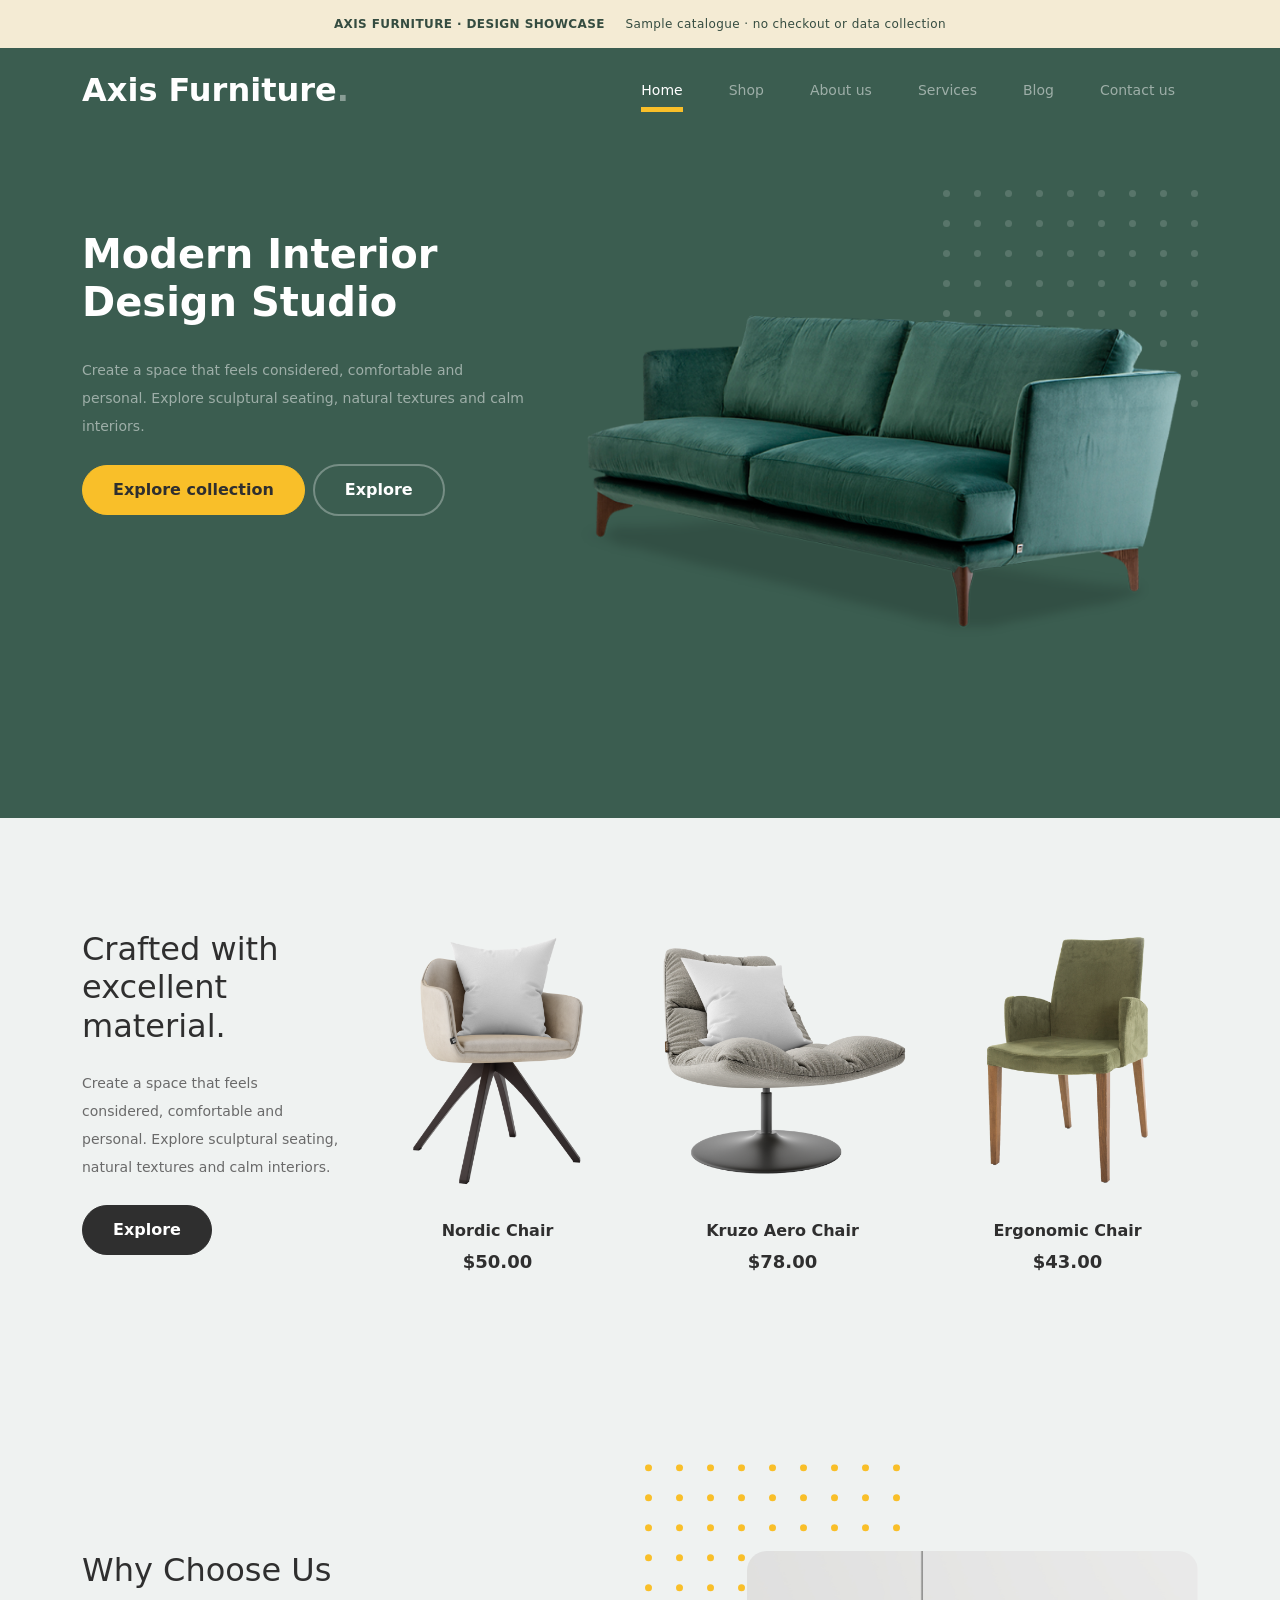
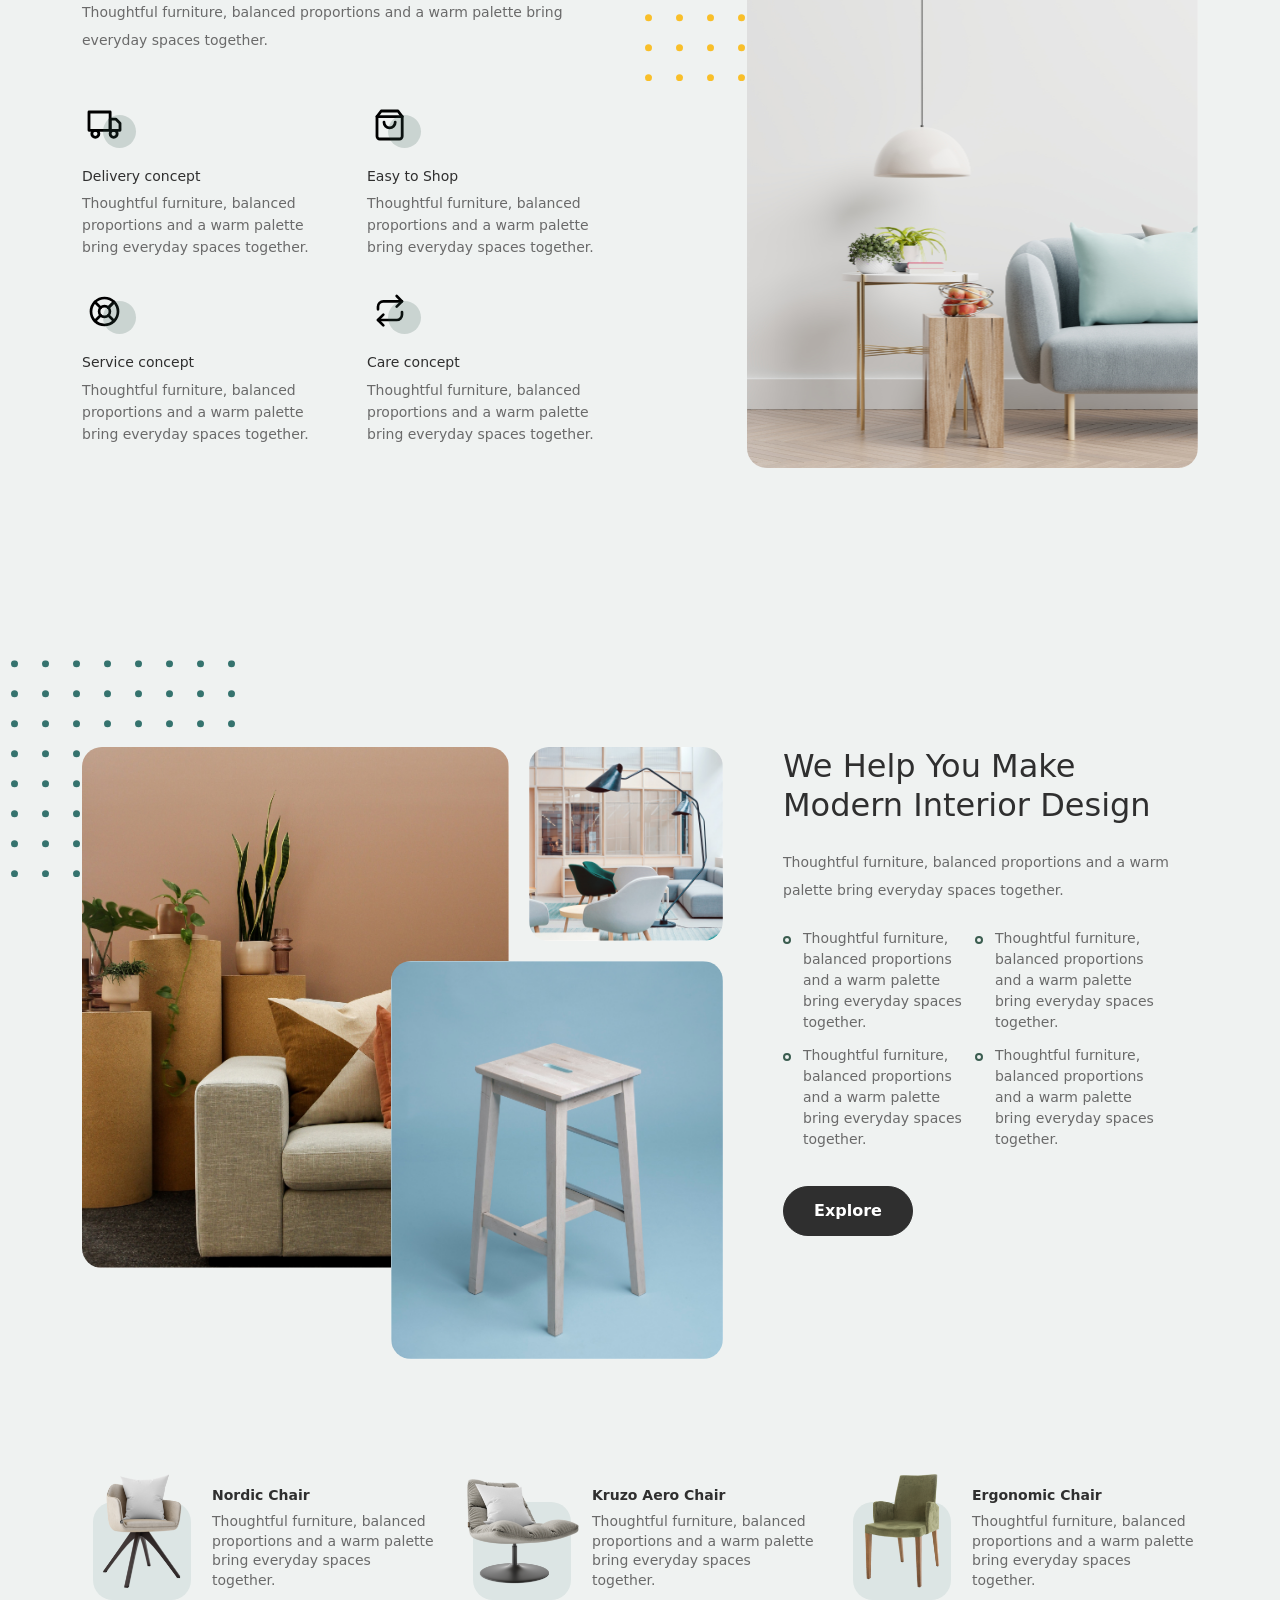
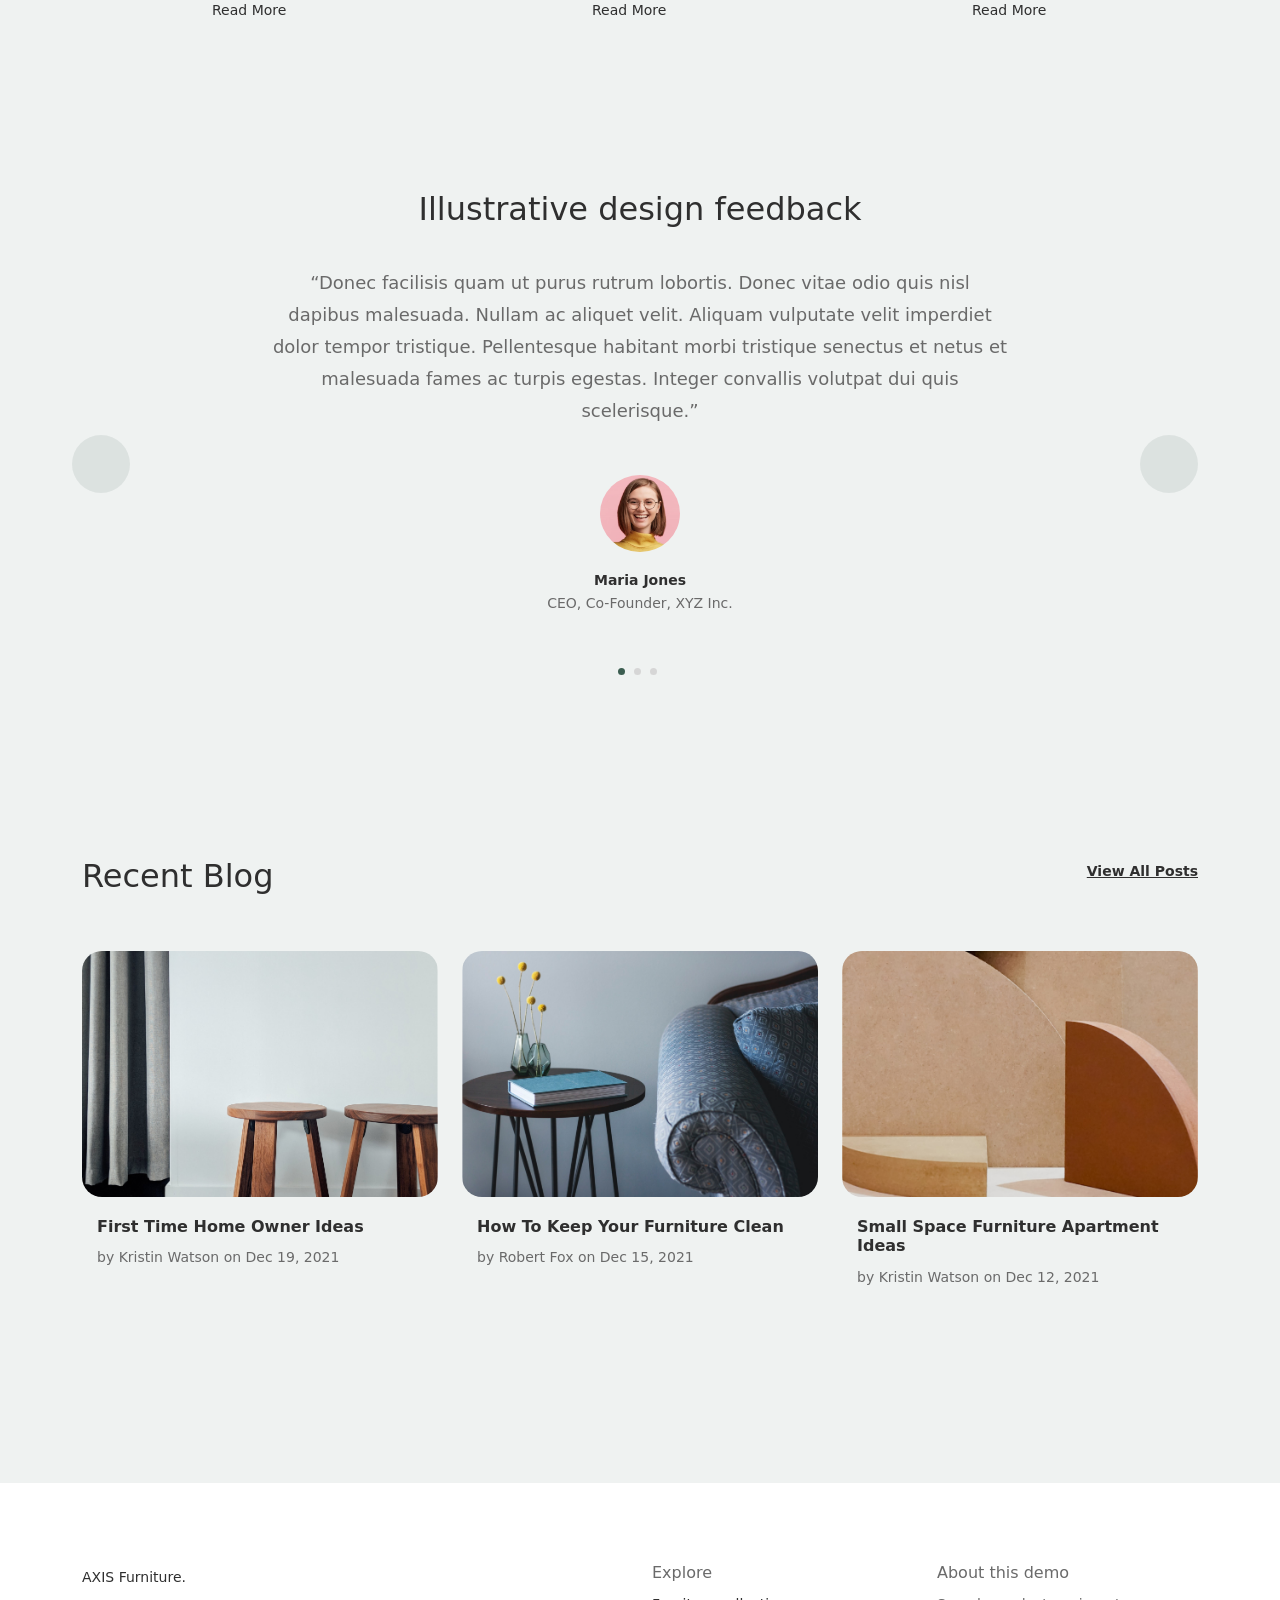
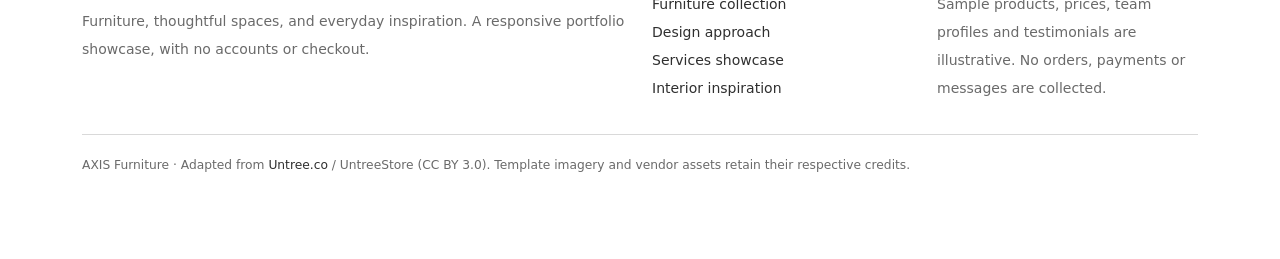
<file: index.html>
<!doctype html>
<html lang="en">
<head>
  <meta charset="utf-8">
  <meta name="viewport" content="width=device-width, initial-scale=1, shrink-to-fit=no">
  <meta name="author" content="Untree.co">
  <link rel="shortcut icon" href="favicon.png">

  <meta name="description" content="Axis Furniture — explore furniture for your home, including sofas, chairs, and interior inspiration." />
  <meta name="keywords" content="bootstrap, bootstrap4" />

		<!-- Bootstrap CSS -->
		<link href="css/bootstrap.min.css" rel="stylesheet">
		<link href="css/tiny-slider.css" rel="stylesheet">
		<link href="css/style.css" rel="stylesheet">
		<title>AXIS Furniture | Furniture & Interior Showcase</title>
	<link href="css/axis.css" rel="stylesheet"></head>

	<body><div class="axis-demo-banner">AXIS FURNITURE · DESIGN SHOWCASE <span>Sample catalogue · no checkout or data collection</span></div>

		<!-- Start Header/Navigation -->
		<nav class="custom-navbar navbar navbar navbar-expand-md navbar-dark bg-dark" aria-label="Axis Furniture navigation bar">

			<div class="container">
				<a class="navbar-brand" href="index.html">Axis Furniture<span>.</span></a>

				<button class="navbar-toggler" type="button" data-bs-toggle="collapse" data-bs-target="#navbarsAxisFurniture" aria-controls="navbarsAxisFurniture" aria-expanded="false" aria-label="Toggle navigation">
					<span class="navbar-toggler-icon"></span>
				</button>

				<div class="collapse navbar-collapse" id="navbarsAxisFurniture">
					<ul class="custom-navbar-nav navbar-nav ms-auto mb-2 mb-md-0">
						<li class="nav-item active">
							<a class="nav-link" href="index.html">Home</a>
						</li>
						<li><a class="nav-link" href="shop.html">Shop</a></li>
						<li><a class="nav-link" href="about.html">About us</a></li>
						<li><a class="nav-link" href="services.html">Services</a></li>
						<li><a class="nav-link" href="blog.html">Blog</a></li>
						<li><a class="nav-link" href="contact.html">Contact us</a></li>
					</ul>

					
				</div>
			</div>
				
		</nav>
		<!-- End Header/Navigation -->

		<!-- Start Hero Section -->
			<div class="hero">
				<div class="container">
					<div class="row justify-content-between">
						<div class="col-lg-5">
							<div class="intro-excerpt">
								<h1>Modern Interior <span class="d-block">Design Studio</span></h1>
								<p class="mb-4">Create a space that feels considered, comfortable and personal. Explore sculptural seating, natural textures and calm interiors.</p>
								<p><a href="shop.html" class="btn btn-secondary me-2">Explore collection</a><a href="about.html" class="btn btn-white-outline">Explore</a></p>
							</div>
						</div>
						<div class="col-lg-7">
							<div class="hero-img-wrap">
								<img alt="AXIS Furniture design sample" src="images/couch.png" class="img-fluid">
							</div>
						</div>
					</div>
				</div>
			</div>
		<!-- End Hero Section -->

		<!-- Start Product Section -->
		<div class="product-section">
			<div class="container">
				<div class="row">

					<!-- Start Column 1 -->
					<div class="col-md-12 col-lg-3 mb-5 mb-lg-0">
						<h2 class="mb-4 section-title">Crafted with excellent material.</h2>
						<p class="mb-4">Create a space that feels considered, comfortable and personal. Explore sculptural seating, natural textures and calm interiors.</p>
						<p><a href="shop.html" class="btn">Explore</a></p>
					</div> 
					<!-- End Column 1 -->

					<!-- Start Column 2 -->
					<div class="col-12 col-md-4 col-lg-3 mb-5 mb-md-0">
						<a class="product-item" href="cart.html">
							<img alt="AXIS Furniture design sample" src="images/product-1.png" class="img-fluid product-thumbnail">
							<h3 class="product-title">Nordic Chair</h3>
							<strong class="product-price">$50.00</strong>

							<span class="icon-cross">
								<img alt="AXIS Furniture design sample" src="images/cross.svg" class="img-fluid">
							</span>
						</a>
					</div> 
					<!-- End Column 2 -->

					<!-- Start Column 3 -->
					<div class="col-12 col-md-4 col-lg-3 mb-5 mb-md-0">
						<a class="product-item" href="cart.html">
							<img alt="AXIS Furniture design sample" src="images/product-2.png" class="img-fluid product-thumbnail">
							<h3 class="product-title">Kruzo Aero Chair</h3>
							<strong class="product-price">$78.00</strong>

							<span class="icon-cross">
								<img alt="AXIS Furniture design sample" src="images/cross.svg" class="img-fluid">
							</span>
						</a>
					</div>
					<!-- End Column 3 -->

					<!-- Start Column 4 -->
					<div class="col-12 col-md-4 col-lg-3 mb-5 mb-md-0">
						<a class="product-item" href="cart.html">
							<img alt="AXIS Furniture design sample" src="images/product-3.png" class="img-fluid product-thumbnail">
							<h3 class="product-title">Ergonomic Chair</h3>
							<strong class="product-price">$43.00</strong>

							<span class="icon-cross">
								<img alt="AXIS Furniture design sample" src="images/cross.svg" class="img-fluid">
							</span>
						</a>
					</div>
					<!-- End Column 4 -->

				</div>
			</div>
		</div>
		<!-- End Product Section -->

		<!-- Start Why Choose Us Section -->
		<div class="why-choose-section">
			<div class="container">
				<div class="row justify-content-between">
					<div class="col-lg-6">
						<h2 class="section-title">Why Choose Us</h2>
						<p>Thoughtful furniture, balanced proportions and a warm palette bring everyday spaces together.</p>

						<div class="row my-5">
							<div class="col-6 col-md-6">
								<div class="feature">
									<div class="icon">
										<img src="images/truck.svg" alt="Image" class="imf-fluid">
									</div>
									<h3>Delivery concept</h3>
									<p>Thoughtful furniture, balanced proportions and a warm palette bring everyday spaces together.</p>
								</div>
							</div>

							<div class="col-6 col-md-6">
								<div class="feature">
									<div class="icon">
										<img src="images/bag.svg" alt="Image" class="imf-fluid">
									</div>
									<h3>Easy to Shop</h3>
									<p>Thoughtful furniture, balanced proportions and a warm palette bring everyday spaces together.</p>
								</div>
							</div>

							<div class="col-6 col-md-6">
								<div class="feature">
									<div class="icon">
										<img src="images/support.svg" alt="Image" class="imf-fluid">
									</div>
									<h3>Service concept</h3>
									<p>Thoughtful furniture, balanced proportions and a warm palette bring everyday spaces together.</p>
								</div>
							</div>

							<div class="col-6 col-md-6">
								<div class="feature">
									<div class="icon">
										<img src="images/return.svg" alt="Image" class="imf-fluid">
									</div>
									<h3>Care concept</h3>
									<p>Thoughtful furniture, balanced proportions and a warm palette bring everyday spaces together.</p>
								</div>
							</div>

						</div>
					</div>

					<div class="col-lg-5">
						<div class="img-wrap">
							<img src="images/why-choose-us-img.jpg" alt="Image" class="img-fluid">
						</div>
					</div>

				</div>
			</div>
		</div>
		<!-- End Why Choose Us Section -->

		<!-- Start We Help Section -->
		<div class="we-help-section">
			<div class="container">
				<div class="row justify-content-between">
					<div class="col-lg-7 mb-5 mb-lg-0">
						<div class="imgs-grid">
							<div class="grid grid-1"><img src="images/img-grid-1.jpg" alt="Untree.co"></div>
							<div class="grid grid-2"><img src="images/img-grid-2.jpg" alt="Untree.co"></div>
							<div class="grid grid-3"><img src="images/img-grid-3.jpg" alt="Untree.co"></div>
						</div>
					</div>
					<div class="col-lg-5 ps-lg-5">
						<h2 class="section-title mb-4">We Help You Make Modern Interior Design</h2>
						<p>Thoughtful furniture, balanced proportions and a warm palette bring everyday spaces together.</p>

						<ul class="list-unstyled custom-list my-4">
							<li>Thoughtful furniture, balanced proportions and a warm palette bring everyday spaces together.</li>
							<li>Thoughtful furniture, balanced proportions and a warm palette bring everyday spaces together.</li>
							<li>Thoughtful furniture, balanced proportions and a warm palette bring everyday spaces together.</li>
							<li>Thoughtful furniture, balanced proportions and a warm palette bring everyday spaces together.</li>
						</ul>
						<p><a herf="#" class="btn">Explore</a></p>
					</div>
				</div>
			</div>
		</div>
		<!-- End We Help Section -->

		<!-- Start Popular Product -->
		<div class="popular-product">
			<div class="container">
				<div class="row">

					<div class="col-12 col-md-6 col-lg-4 mb-4 mb-lg-0">
						<div class="product-item-sm d-flex">
							<div class="thumbnail">
								<img src="images/product-1.png" alt="Image" class="img-fluid">
							</div>
							<div class="pt-3">
								<h3>Nordic Chair</h3>
								<p>Thoughtful furniture, balanced proportions and a warm palette bring everyday spaces together.</p>
								<p><a href="blog.html">Read More</a></p>
							</div>
						</div>
					</div>

					<div class="col-12 col-md-6 col-lg-4 mb-4 mb-lg-0">
						<div class="product-item-sm d-flex">
							<div class="thumbnail">
								<img src="images/product-2.png" alt="Image" class="img-fluid">
							</div>
							<div class="pt-3">
								<h3>Kruzo Aero Chair</h3>
								<p>Thoughtful furniture, balanced proportions and a warm palette bring everyday spaces together.</p>
								<p><a href="blog.html">Read More</a></p>
							</div>
						</div>
					</div>

					<div class="col-12 col-md-6 col-lg-4 mb-4 mb-lg-0">
						<div class="product-item-sm d-flex">
							<div class="thumbnail">
								<img src="images/product-3.png" alt="Image" class="img-fluid">
							</div>
							<div class="pt-3">
								<h3>Ergonomic Chair</h3>
								<p>Thoughtful furniture, balanced proportions and a warm palette bring everyday spaces together.</p>
								<p><a href="blog.html">Read More</a></p>
							</div>
						</div>
					</div>

				</div>
			</div>
		</div>
		<!-- End Popular Product -->

		<!-- Start Testimonial Slider -->
		<div class="testimonial-section">
			<div class="container">
				<div class="row">
					<div class="col-lg-7 mx-auto text-center">
						<h2 class="section-title">Illustrative design feedback</h2>
					</div>
				</div>

				<div class="row justify-content-center">
					<div class="col-lg-12">
						<div class="testimonial-slider-wrap text-center">

							<div id="testimonial-nav">
								<span class="prev" data-controls="prev"><span class="fa fa-chevron-left"></span></span>
								<span class="next" data-controls="next"><span class="fa fa-chevron-right"></span></span>
							</div>

							<div class="testimonial-slider">
								
								<div class="item">
									<div class="row justify-content-center">
										<div class="col-lg-8 mx-auto">

											<div class="testimonial-block text-center">
												<blockquote class="mb-5">
													<p>&ldquo;Donec facilisis quam ut purus rutrum lobortis. Donec vitae odio quis nisl dapibus malesuada. Nullam ac aliquet velit. Aliquam vulputate velit imperdiet dolor tempor tristique. Pellentesque habitant morbi tristique senectus et netus et malesuada fames ac turpis egestas. Integer convallis volutpat dui quis scelerisque.&rdquo;</p>
												</blockquote>

												<div class="author-info">
													<div class="author-pic">
														<img src="images/person-1.png" alt="Maria Jones" class="img-fluid">
													</div>
													<h3 class="font-weight-bold">Maria Jones</h3>
													<span class="position d-block mb-3">CEO, Co-Founder, XYZ Inc.</span>
												</div>
											</div>

										</div>
									</div>
								</div> 
								<!-- END item -->

								<div class="item">
									<div class="row justify-content-center">
										<div class="col-lg-8 mx-auto">

											<div class="testimonial-block text-center">
												<blockquote class="mb-5">
													<p>&ldquo;Donec facilisis quam ut purus rutrum lobortis. Donec vitae odio quis nisl dapibus malesuada. Nullam ac aliquet velit. Aliquam vulputate velit imperdiet dolor tempor tristique. Pellentesque habitant morbi tristique senectus et netus et malesuada fames ac turpis egestas. Integer convallis volutpat dui quis scelerisque.&rdquo;</p>
												</blockquote>

												<div class="author-info">
													<div class="author-pic">
														<img src="images/person-1.png" alt="Maria Jones" class="img-fluid">
													</div>
													<h3 class="font-weight-bold">Maria Jones</h3>
													<span class="position d-block mb-3">CEO, Co-Founder, XYZ Inc.</span>
												</div>
											</div>

										</div>
									</div>
								</div> 
								<!-- END item -->

								<div class="item">
									<div class="row justify-content-center">
										<div class="col-lg-8 mx-auto">

											<div class="testimonial-block text-center">
												<blockquote class="mb-5">
													<p>&ldquo;Donec facilisis quam ut purus rutrum lobortis. Donec vitae odio quis nisl dapibus malesuada. Nullam ac aliquet velit. Aliquam vulputate velit imperdiet dolor tempor tristique. Pellentesque habitant morbi tristique senectus et netus et malesuada fames ac turpis egestas. Integer convallis volutpat dui quis scelerisque.&rdquo;</p>
												</blockquote>

												<div class="author-info">
													<div class="author-pic">
														<img src="images/person-1.png" alt="Maria Jones" class="img-fluid">
													</div>
													<h3 class="font-weight-bold">Maria Jones</h3>
													<span class="position d-block mb-3">CEO, Co-Founder, XYZ Inc.</span>
												</div>
											</div>

										</div>
									</div>
								</div> 
								<!-- END item -->

							</div>

						</div>
					</div>
				</div>
			</div>
		</div>
		<!-- End Testimonial Slider -->

		<!-- Start Blog Section -->
		<div class="blog-section">
			<div class="container">
				<div class="row mb-5">
					<div class="col-md-6">
						<h2 class="section-title">Recent Blog</h2>
					</div>
					<div class="col-md-6 text-start text-md-end">
						<a href="blog.html" class="more">View All Posts</a>
					</div>
				</div>

				<div class="row">

					<div class="col-12 col-sm-6 col-md-4 mb-4 mb-md-0">
						<div class="post-entry">
							<a href="blog.html#inspiration" class="post-thumbnail"><img src="images/post-1.jpg" alt="Image" class="img-fluid"></a>
							<div class="post-content-entry">
								<h3><a href="blog.html#inspiration">First Time Home Owner Ideas</a></h3>
								<div class="meta">
									<span>by <span>Kristin Watson</span></span> <span>on <span>Dec 19, 2021</span></span>
								</div>
							</div>
						</div>
					</div>

					<div class="col-12 col-sm-6 col-md-4 mb-4 mb-md-0">
						<div class="post-entry">
							<a href="blog.html#inspiration" class="post-thumbnail"><img src="images/post-2.jpg" alt="Image" class="img-fluid"></a>
							<div class="post-content-entry">
								<h3><a href="blog.html#inspiration">How To Keep Your Furniture Clean</a></h3>
								<div class="meta">
									<span>by <span>Robert Fox</span></span> <span>on <span>Dec 15, 2021</span></span>
								</div>
							</div>
						</div>
					</div>

					<div class="col-12 col-sm-6 col-md-4 mb-4 mb-md-0">
						<div class="post-entry">
							<a href="blog.html#inspiration" class="post-thumbnail"><img src="images/post-3.jpg" alt="Image" class="img-fluid"></a>
							<div class="post-content-entry">
								<h3><a href="blog.html#inspiration">Small Space Furniture Apartment Ideas</a></h3>
								<div class="meta">
									<span>by <span>Kristin Watson</span></span> <span>on <span>Dec 12, 2021</span></span>
								</div>
							</div>
						</div>
					</div>

				</div>
			</div>
		</div>
		<!-- End Blog Section -->	

		<!-- Start Footer Section -->
		<footer class="footer-section"><div class="container"><div class="row g-4"><div class="col-md-6"><a class="footer-logo" href="index.html">AXIS Furniture<span>.</span></a><p class="mt-3">Furniture, thoughtful spaces, and everyday inspiration. A responsive portfolio showcase, with no accounts or checkout.</p></div><div class="col-md-3"><h3 class="h6">Explore</h3><p><a href="shop.html">Furniture collection</a><br><a href="about.html">Design approach</a><br><a href="services.html">Services showcase</a><br><a href="blog.html">Interior inspiration</a></p></div><div class="col-md-3"><h3 class="h6">About this demo</h3><p>Sample products, prices, team profiles and testimonials are illustrative. No orders, payments or messages are collected.</p></div></div><hr><p class="small mb-0">AXIS Furniture · Adapted from <a href="https://untree.co/" rel="noopener noreferrer">Untree.co</a> / UntreeStore (CC BY 3.0). Template imagery and vendor assets retain their respective credits.</p></div></footer>
		<!-- End Footer Section -->	


		<script src="js/bootstrap.bundle.min.js"></script>
		<script src="js/tiny-slider.js"></script>
		<script src="js/custom.js"></script>
	<script src="js/axis.js"></script></body>

</html>
</file>
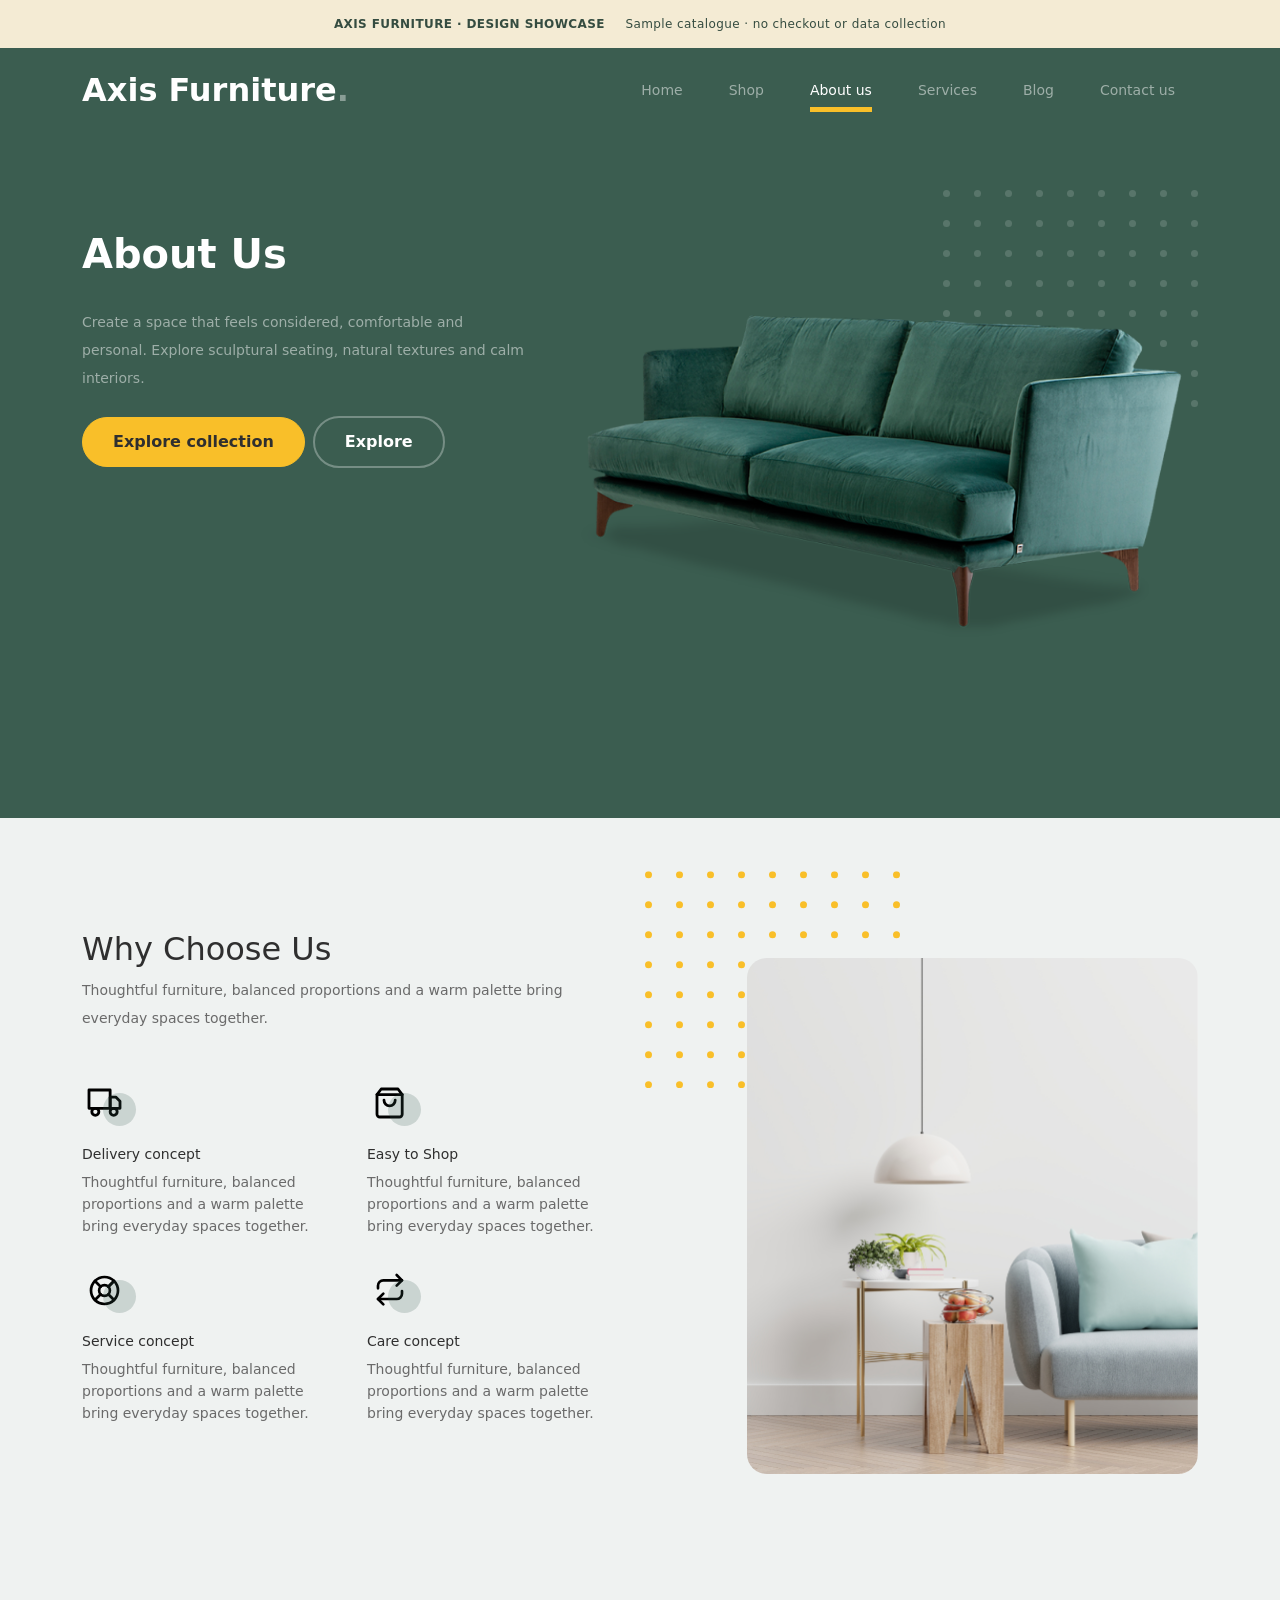
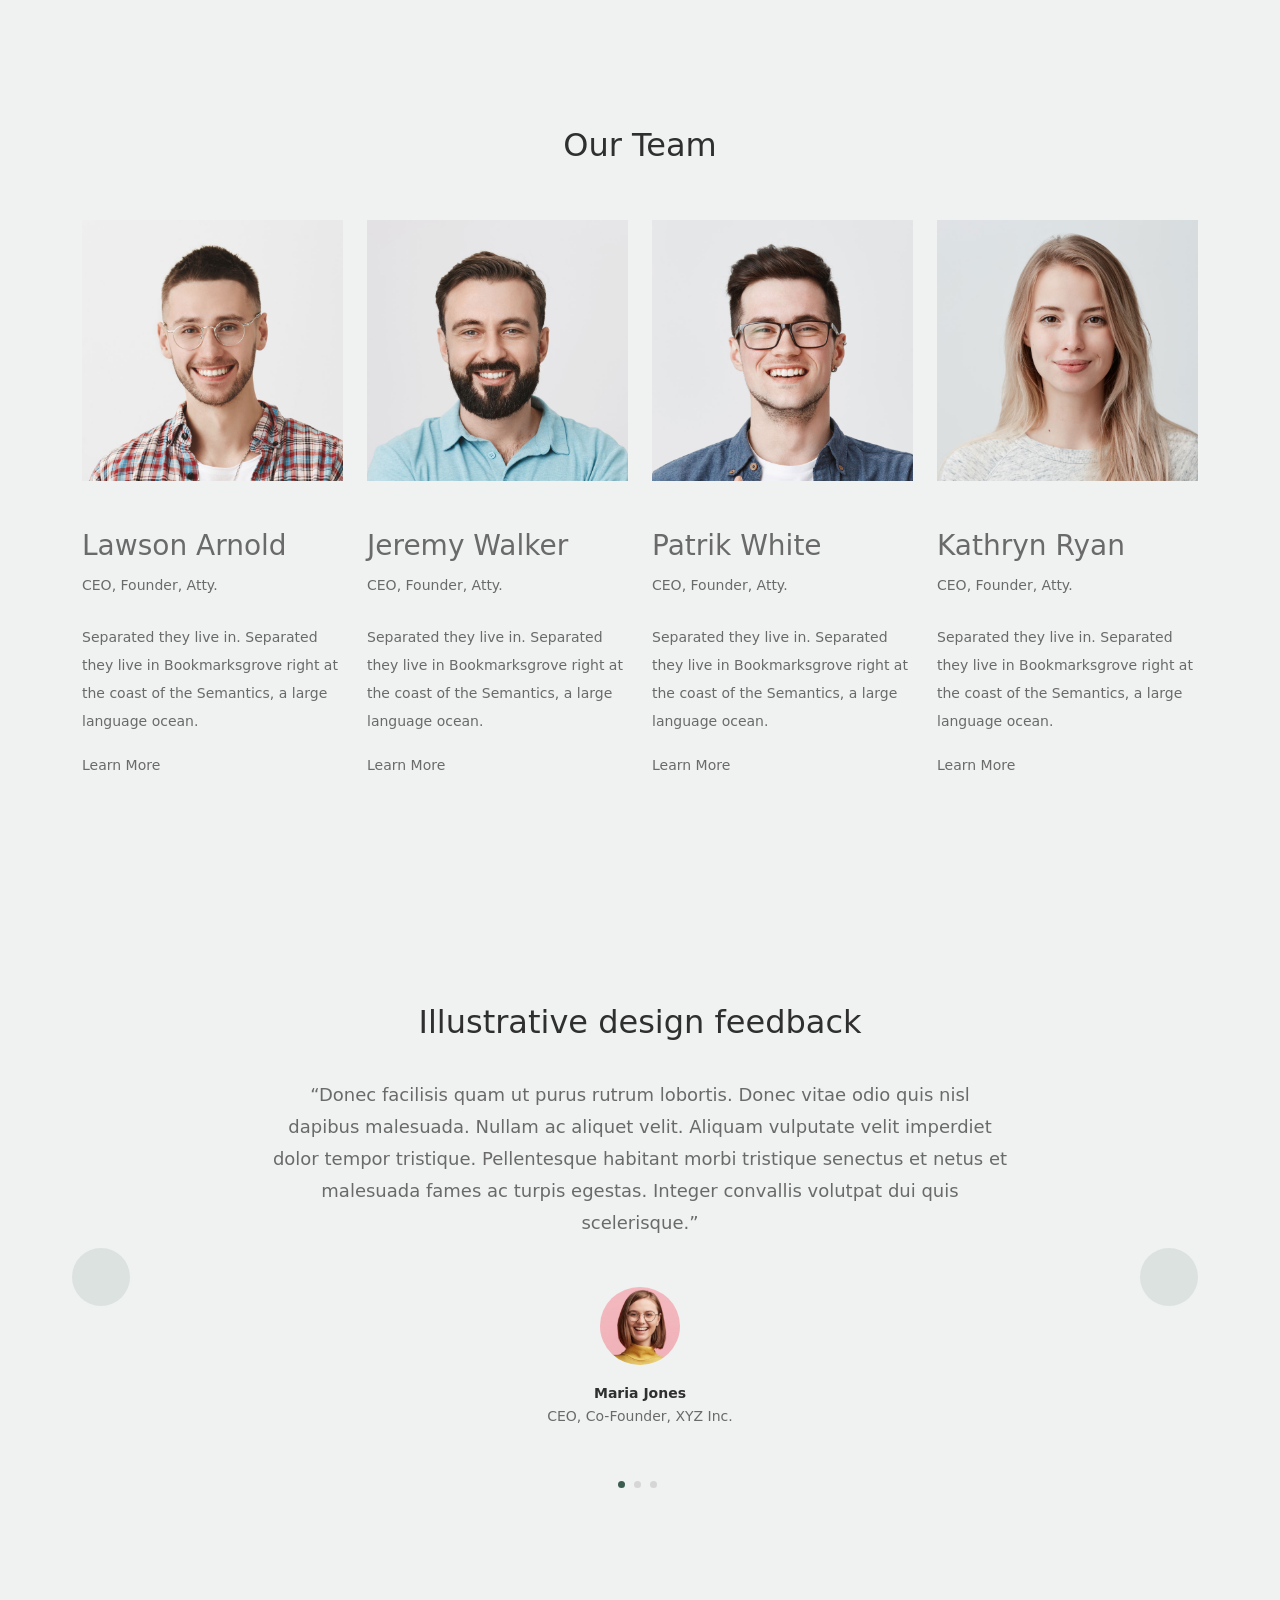
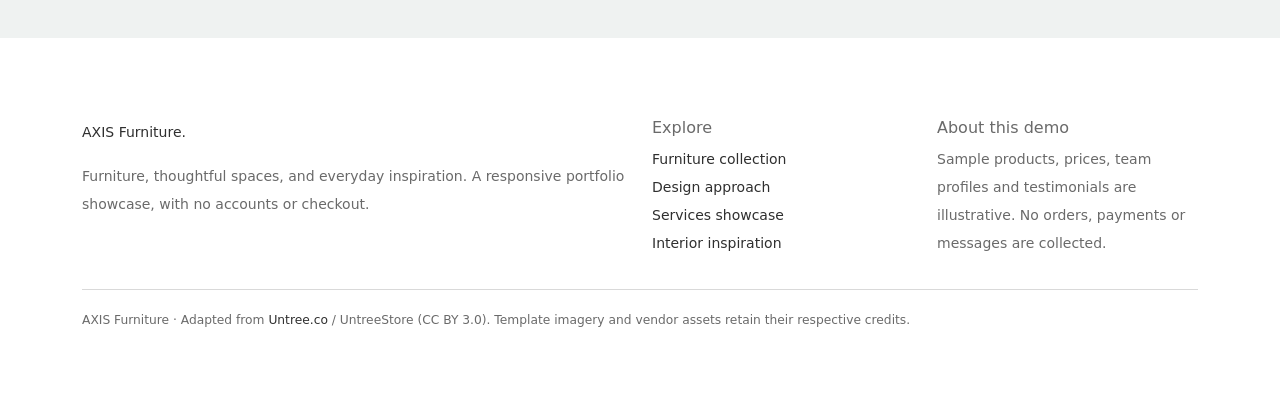
<file: about.html>
<!doctype html>
<html lang="en">
<head>
  <meta charset="utf-8">
  <meta name="viewport" content="width=device-width, initial-scale=1, shrink-to-fit=no">
  <meta name="author" content="Untree.co">
  <link rel="shortcut icon" href="favicon.png">

  <meta name="description" content="Axis Furniture — explore furniture for your home, including sofas, chairs, and interior inspiration." />
  <meta name="keywords" content="bootstrap, bootstrap4" />

		<!-- Bootstrap CSS -->
		<link href="css/bootstrap.min.css" rel="stylesheet">
		<link href="css/tiny-slider.css" rel="stylesheet">
		<link href="css/style.css" rel="stylesheet">
		<title>AXIS Furniture | About</title>
	<link href="css/axis.css" rel="stylesheet"></head>

	<body><div class="axis-demo-banner">AXIS FURNITURE · DESIGN SHOWCASE <span>Sample catalogue · no checkout or data collection</span></div>

		<!-- Start Header/Navigation -->
		<nav class="custom-navbar navbar navbar navbar-expand-md navbar-dark bg-dark" aria-label="Axis Furniture navigation bar">

			<div class="container">
				<a class="navbar-brand" href="index.html">Axis Furniture<span>.</span></a>

				<button class="navbar-toggler" type="button" data-bs-toggle="collapse" data-bs-target="#navbarsAxisFurniture" aria-controls="navbarsAxisFurniture" aria-expanded="false" aria-label="Toggle navigation">
					<span class="navbar-toggler-icon"></span>
				</button>

				<div class="collapse navbar-collapse" id="navbarsAxisFurniture">
					<ul class="custom-navbar-nav navbar-nav ms-auto mb-2 mb-md-0">
						<li class="nav-item ">
							<a class="nav-link" href="index.html">Home</a>
						</li>
						<li><a class="nav-link" href="shop.html">Shop</a></li>
						<li class="active"><a class="nav-link" href="about.html">About us</a></li>
						<li><a class="nav-link" href="services.html">Services</a></li>
						<li><a class="nav-link" href="blog.html">Blog</a></li>
						<li><a class="nav-link" href="contact.html">Contact us</a></li>
					</ul>

					
				</div>
			</div>
				
		</nav>
		<!-- End Header/Navigation -->

		<!-- Start Hero Section -->
			<div class="hero">
				<div class="container">
					<div class="row justify-content-between">
						<div class="col-lg-5">
							<div class="intro-excerpt">
								<h1>About Us</h1>
								<p class="mb-4">Create a space that feels considered, comfortable and personal. Explore sculptural seating, natural textures and calm interiors.</p>
								<p><a href="shop.html" class="btn btn-secondary me-2">Explore collection</a><a href="about.html" class="btn btn-white-outline">Explore</a></p>
							</div>
						</div>
						<div class="col-lg-7">
							<div class="hero-img-wrap">
								<img alt="AXIS Furniture design sample" src="images/couch.png" class="img-fluid">
							</div>
						</div>
					</div>
				</div>
			</div>
		<!-- End Hero Section -->

		

		<!-- Start Why Choose Us Section -->
		<div class="why-choose-section">
			<div class="container">
				<div class="row justify-content-between align-items-center">
					<div class="col-lg-6">
						<h2 class="section-title">Why Choose Us</h2>
						<p>Thoughtful furniture, balanced proportions and a warm palette bring everyday spaces together.</p>

						<div class="row my-5">
							<div class="col-6 col-md-6">
								<div class="feature">
									<div class="icon">
										<img src="images/truck.svg" alt="Image" class="imf-fluid">
									</div>
									<h3>Delivery concept</h3>
									<p>Thoughtful furniture, balanced proportions and a warm palette bring everyday spaces together.</p>
								</div>
							</div>

							<div class="col-6 col-md-6">
								<div class="feature">
									<div class="icon">
										<img src="images/bag.svg" alt="Image" class="imf-fluid">
									</div>
									<h3>Easy to Shop</h3>
									<p>Thoughtful furniture, balanced proportions and a warm palette bring everyday spaces together.</p>
								</div>
							</div>

							<div class="col-6 col-md-6">
								<div class="feature">
									<div class="icon">
										<img src="images/support.svg" alt="Image" class="imf-fluid">
									</div>
									<h3>Service concept</h3>
									<p>Thoughtful furniture, balanced proportions and a warm palette bring everyday spaces together.</p>
								</div>
							</div>

							<div class="col-6 col-md-6">
								<div class="feature">
									<div class="icon">
										<img src="images/return.svg" alt="Image" class="imf-fluid">
									</div>
									<h3>Care concept</h3>
									<p>Thoughtful furniture, balanced proportions and a warm palette bring everyday spaces together.</p>
								</div>
							</div>

						</div>
					</div>

					<div class="col-lg-5">
						<div class="img-wrap">
							<img src="images/why-choose-us-img.jpg" alt="Image" class="img-fluid">
						</div>
					</div>

				</div>
			</div>
		</div>
		<!-- End Why Choose Us Section -->

		<!-- Start Team Section -->
		<div class="untree_co-section">
			<div class="container">

				<div class="row mb-5">
					<div class="col-lg-5 mx-auto text-center">
						<h2 class="section-title">Our Team</h2>
					</div>
				</div>

				<div class="row">

					<!-- Start Column 1 -->
					<div class="col-12 col-md-6 col-lg-3 mb-5 mb-md-0">
						<img alt="AXIS Furniture design sample" src="images/person_1.jpg" class="img-fluid mb-5">
						<h3 clas><span><span class="">Lawson</span> Arnold</span></h3>
            <span class="d-block position mb-4">CEO, Founder, Atty.</span>
            <p>Separated they live in.
            Separated they live in Bookmarksgrove right at the coast of the Semantics, a large language ocean.</p>
            <p class="mb-0"><span>Learn More <span class="icon-arrow_forward"></span></span></p>
					</div> 
					<!-- End Column 1 -->

					<!-- Start Column 2 -->
					<div class="col-12 col-md-6 col-lg-3 mb-5 mb-md-0">
						<img alt="AXIS Furniture design sample" src="images/person_2.jpg" class="img-fluid mb-5">

						<h3 clas><span><span class="">Jeremy</span> Walker</span></h3>
            <span class="d-block position mb-4">CEO, Founder, Atty.</span>
            <p>Separated they live in.
            Separated they live in Bookmarksgrove right at the coast of the Semantics, a large language ocean.</p>
            <p class="mb-0"><span>Learn More <span class="icon-arrow_forward"></span></span></p>

					</div> 
					<!-- End Column 2 -->

					<!-- Start Column 3 -->
					<div class="col-12 col-md-6 col-lg-3 mb-5 mb-md-0">
						<img alt="AXIS Furniture design sample" src="images/person_3.jpg" class="img-fluid mb-5">
						<h3 clas><span><span class="">Patrik</span> White</span></h3>
            <span class="d-block position mb-4">CEO, Founder, Atty.</span>
            <p>Separated they live in.
            Separated they live in Bookmarksgrove right at the coast of the Semantics, a large language ocean.</p>
            <p class="mb-0"><span>Learn More <span class="icon-arrow_forward"></span></span></p>
					</div> 
					<!-- End Column 3 -->

					<!-- Start Column 4 -->
					<div class="col-12 col-md-6 col-lg-3 mb-5 mb-md-0">
						<img alt="AXIS Furniture design sample" src="images/person_4.jpg" class="img-fluid mb-5">

						<h3 clas><span><span class="">Kathryn</span> Ryan</span></h3>
            <span class="d-block position mb-4">CEO, Founder, Atty.</span>
            <p>Separated they live in.
            Separated they live in Bookmarksgrove right at the coast of the Semantics, a large language ocean.</p>
            <p class="mb-0"><span>Learn More <span class="icon-arrow_forward"></span></span></p>

          
					</div> 
					<!-- End Column 4 -->

					

				</div>
			</div>
		</div>
		<!-- End Team Section -->

		

		<!-- Start Testimonial Slider -->
		<div class="testimonial-section before-footer-section">
			<div class="container">
				<div class="row">
					<div class="col-lg-7 mx-auto text-center">
						<h2 class="section-title">Illustrative design feedback</h2>
					</div>
				</div>

				<div class="row justify-content-center">
					<div class="col-lg-12">
						<div class="testimonial-slider-wrap text-center">

							<div id="testimonial-nav">
								<span class="prev" data-controls="prev"><span class="fa fa-chevron-left"></span></span>
								<span class="next" data-controls="next"><span class="fa fa-chevron-right"></span></span>
							</div>

							<div class="testimonial-slider">
								
								<div class="item">
									<div class="row justify-content-center">
										<div class="col-lg-8 mx-auto">

											<div class="testimonial-block text-center">
												<blockquote class="mb-5">
													<p>&ldquo;Donec facilisis quam ut purus rutrum lobortis. Donec vitae odio quis nisl dapibus malesuada. Nullam ac aliquet velit. Aliquam vulputate velit imperdiet dolor tempor tristique. Pellentesque habitant morbi tristique senectus et netus et malesuada fames ac turpis egestas. Integer convallis volutpat dui quis scelerisque.&rdquo;</p>
												</blockquote>

												<div class="author-info">
													<div class="author-pic">
														<img src="images/person-1.png" alt="Maria Jones" class="img-fluid">
													</div>
													<h3 class="font-weight-bold">Maria Jones</h3>
													<span class="position d-block mb-3">CEO, Co-Founder, XYZ Inc.</span>
												</div>
											</div>

										</div>
									</div>
								</div> 
								<!-- END item -->

								<div class="item">
									<div class="row justify-content-center">
										<div class="col-lg-8 mx-auto">

											<div class="testimonial-block text-center">
												<blockquote class="mb-5">
													<p>&ldquo;Donec facilisis quam ut purus rutrum lobortis. Donec vitae odio quis nisl dapibus malesuada. Nullam ac aliquet velit. Aliquam vulputate velit imperdiet dolor tempor tristique. Pellentesque habitant morbi tristique senectus et netus et malesuada fames ac turpis egestas. Integer convallis volutpat dui quis scelerisque.&rdquo;</p>
												</blockquote>

												<div class="author-info">
													<div class="author-pic">
														<img src="images/person-1.png" alt="Maria Jones" class="img-fluid">
													</div>
													<h3 class="font-weight-bold">Maria Jones</h3>
													<span class="position d-block mb-3">CEO, Co-Founder, XYZ Inc.</span>
												</div>
											</div>

										</div>
									</div>
								</div> 
								<!-- END item -->

								<div class="item">
									<div class="row justify-content-center">
										<div class="col-lg-8 mx-auto">

											<div class="testimonial-block text-center">
												<blockquote class="mb-5">
													<p>&ldquo;Donec facilisis quam ut purus rutrum lobortis. Donec vitae odio quis nisl dapibus malesuada. Nullam ac aliquet velit. Aliquam vulputate velit imperdiet dolor tempor tristique. Pellentesque habitant morbi tristique senectus et netus et malesuada fames ac turpis egestas. Integer convallis volutpat dui quis scelerisque.&rdquo;</p>
												</blockquote>

												<div class="author-info">
													<div class="author-pic">
														<img src="images/person-1.png" alt="Maria Jones" class="img-fluid">
													</div>
													<h3 class="font-weight-bold">Maria Jones</h3>
													<span class="position d-block mb-3">CEO, Co-Founder, XYZ Inc.</span>
												</div>
											</div>

										</div>
									</div>
								</div> 
								<!-- END item -->

							</div>

						</div>
					</div>
				</div>
			</div>
		</div>
		<!-- End Testimonial Slider -->

		

		<!-- Start Footer Section -->
		<footer class="footer-section"><div class="container"><div class="row g-4"><div class="col-md-6"><a class="footer-logo" href="index.html">AXIS Furniture<span>.</span></a><p class="mt-3">Furniture, thoughtful spaces, and everyday inspiration. A responsive portfolio showcase, with no accounts or checkout.</p></div><div class="col-md-3"><h3 class="h6">Explore</h3><p><a href="shop.html">Furniture collection</a><br><a href="about.html">Design approach</a><br><a href="services.html">Services showcase</a><br><a href="blog.html">Interior inspiration</a></p></div><div class="col-md-3"><h3 class="h6">About this demo</h3><p>Sample products, prices, team profiles and testimonials are illustrative. No orders, payments or messages are collected.</p></div></div><hr><p class="small mb-0">AXIS Furniture · Adapted from <a href="https://untree.co/" rel="noopener noreferrer">Untree.co</a> / UntreeStore (CC BY 3.0). Template imagery and vendor assets retain their respective credits.</p></div></footer>
		<!-- End Footer Section -->	


		<script src="js/bootstrap.bundle.min.js"></script>
		<script src="js/tiny-slider.js"></script>
		<script src="js/custom.js"></script>
	<script src="js/axis.js"></script></body>

</html>
</file>
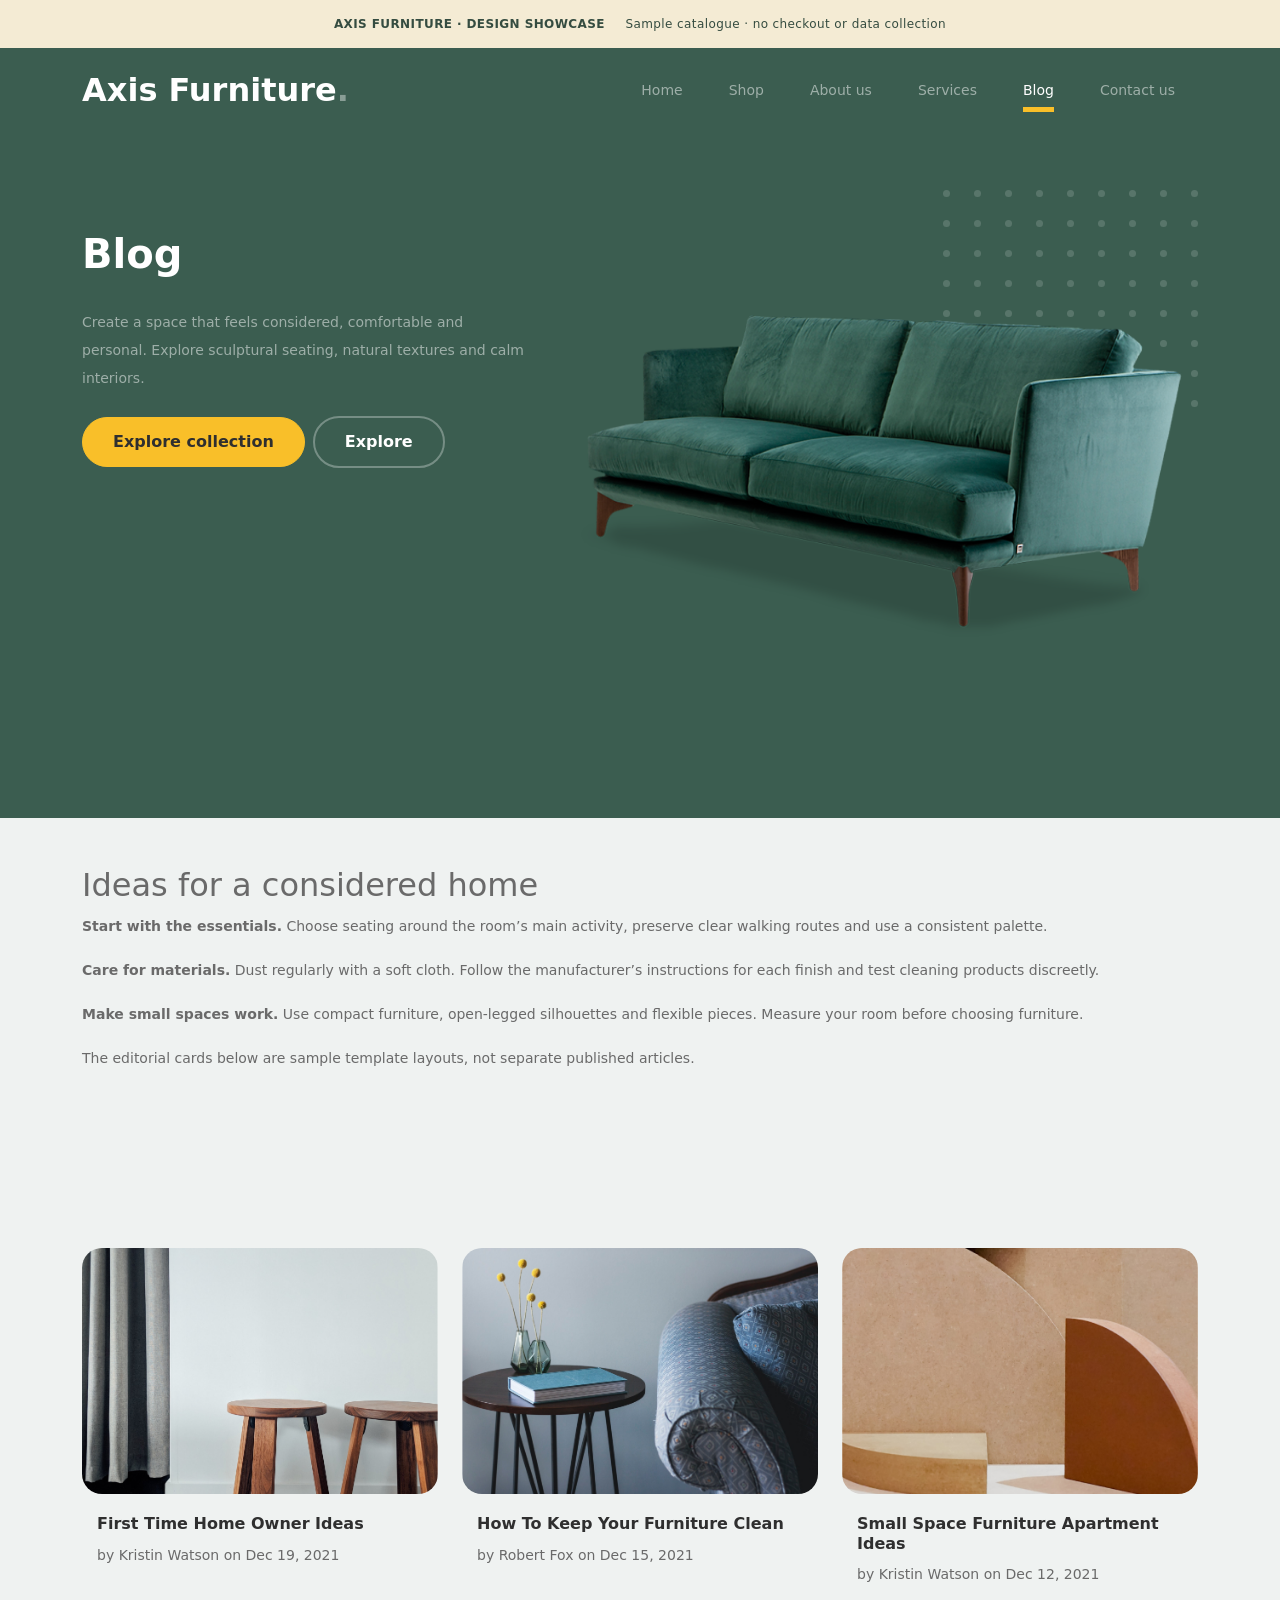
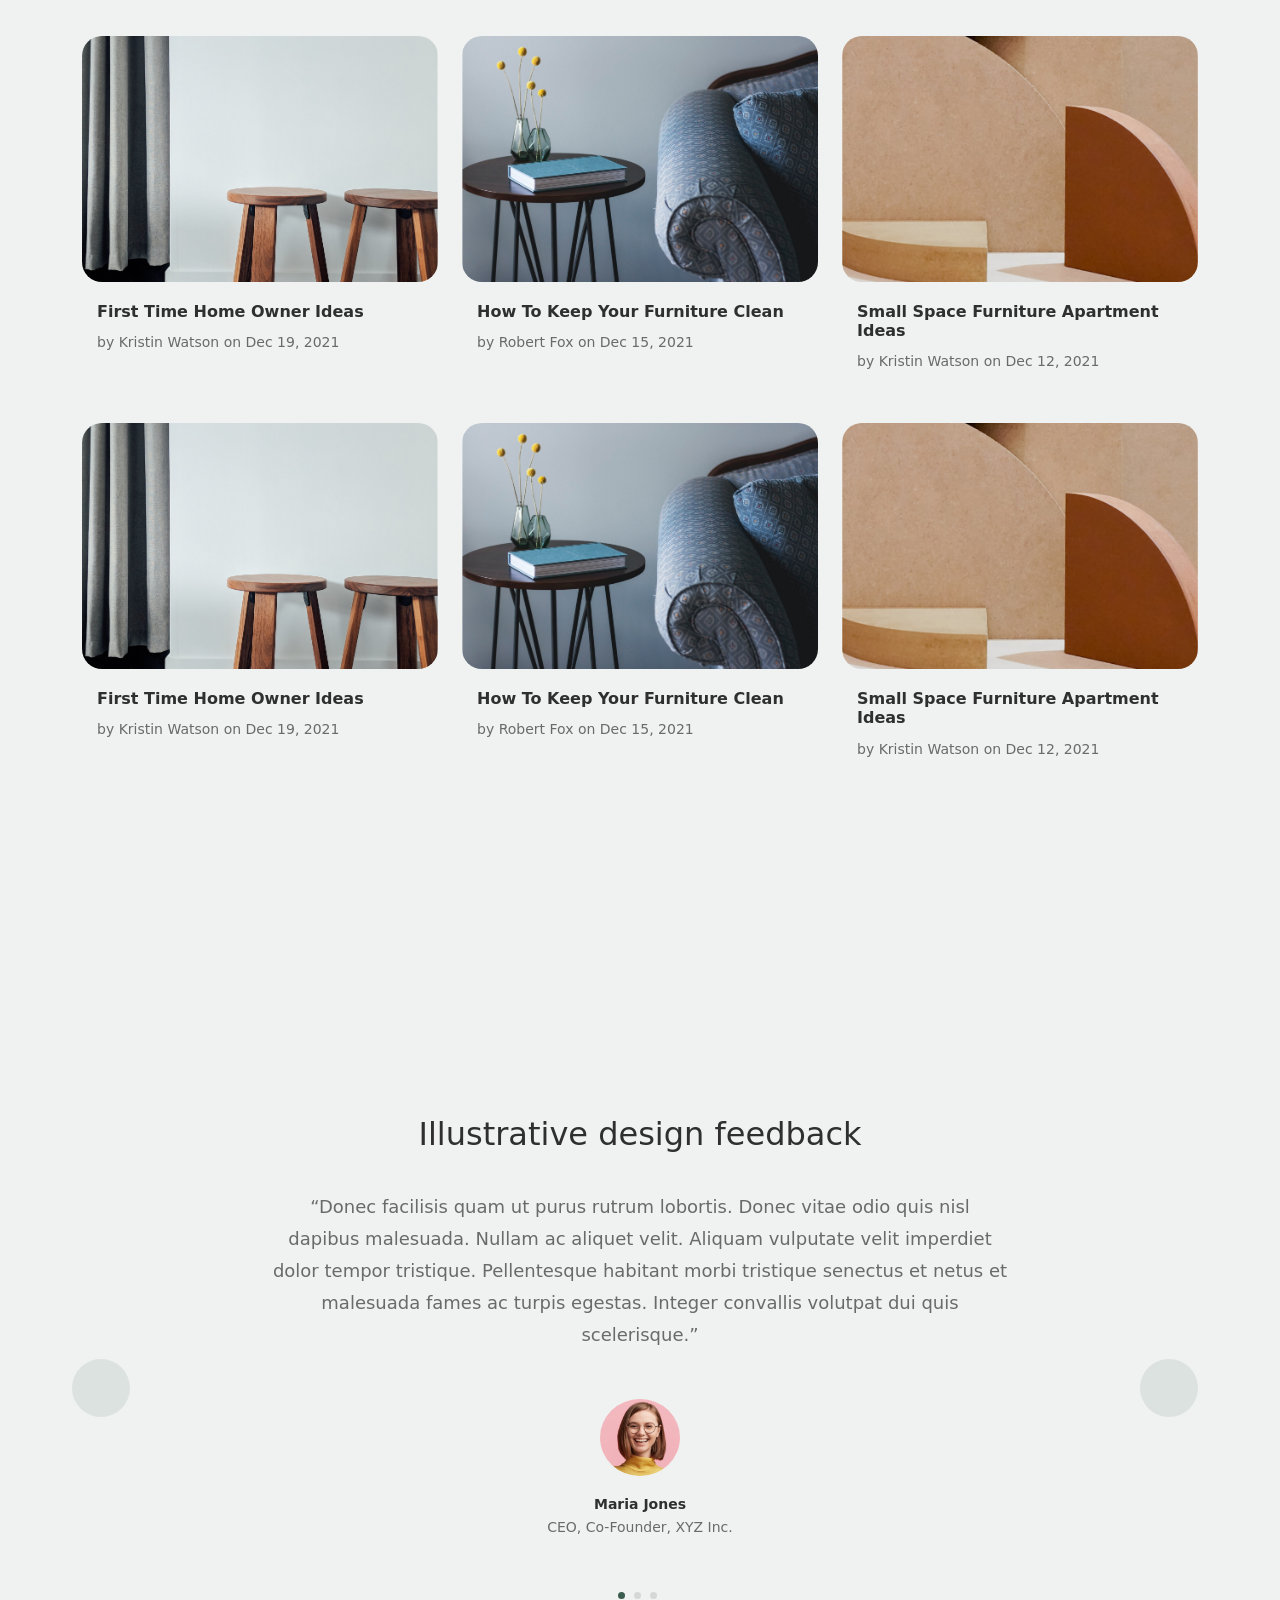
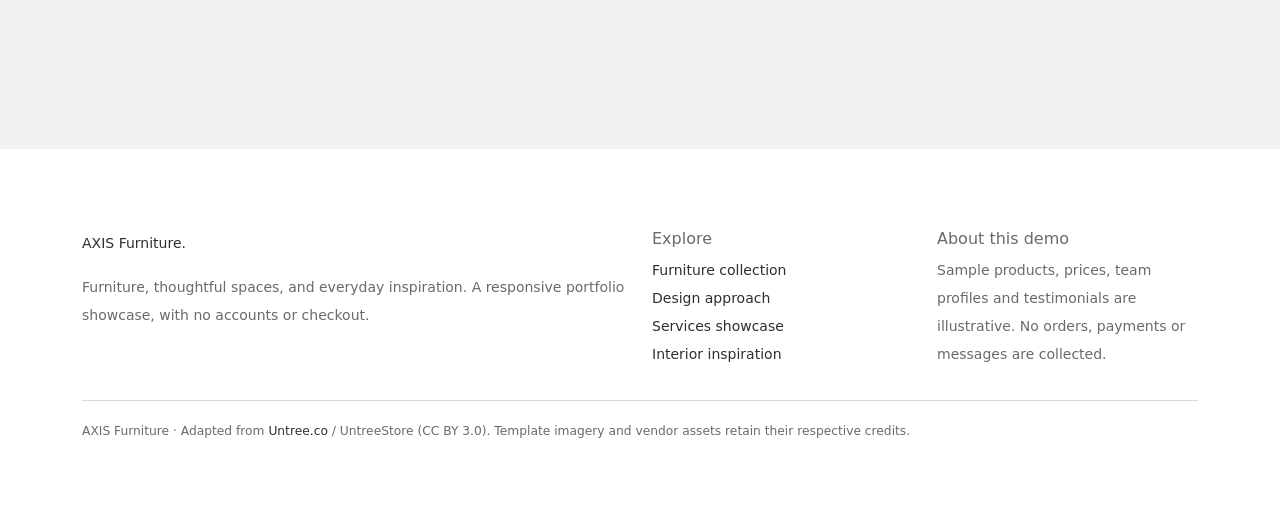
<file: blog.html>
<!doctype html>
<html lang="en">
<head>
  <meta charset="utf-8">
  <meta name="viewport" content="width=device-width, initial-scale=1, shrink-to-fit=no">
  <meta name="author" content="Untree.co">
  <link rel="shortcut icon" href="favicon.png">

  <meta name="description" content="Axis Furniture — explore furniture for your home, including sofas, chairs, and interior inspiration." />
  <meta name="keywords" content="bootstrap, bootstrap4" />

		<!-- Bootstrap CSS -->
		<link href="css/bootstrap.min.css" rel="stylesheet">
		<link href="css/tiny-slider.css" rel="stylesheet">
		<link href="css/style.css" rel="stylesheet">
		<title>AXIS Furniture | Blog</title>
	<link href="css/axis.css" rel="stylesheet"></head>

	<body><div class="axis-demo-banner">AXIS FURNITURE · DESIGN SHOWCASE <span>Sample catalogue · no checkout or data collection</span></div>

		<!-- Start Header/Navigation -->
		<nav class="custom-navbar navbar navbar navbar-expand-md navbar-dark bg-dark" aria-label="Axis Furniture navigation bar">

			<div class="container">
				<a class="navbar-brand" href="index.html">Axis Furniture<span>.</span></a>

				<button class="navbar-toggler" type="button" data-bs-toggle="collapse" data-bs-target="#navbarsAxisFurniture" aria-controls="navbarsAxisFurniture" aria-expanded="false" aria-label="Toggle navigation">
					<span class="navbar-toggler-icon"></span>
				</button>

				<div class="collapse navbar-collapse" id="navbarsAxisFurniture">
					<ul class="custom-navbar-nav navbar-nav ms-auto mb-2 mb-md-0">
						<li class="nav-item">
							<a class="nav-link" href="index.html">Home</a>
						</li>
						<li><a class="nav-link" href="shop.html">Shop</a></li>
						<li><a class="nav-link" href="about.html">About us</a></li>
						<li><a class="nav-link" href="services.html">Services</a></li>
						<li class="active"><a class="nav-link" href="blog.html">Blog</a></li>
						<li><a class="nav-link" href="contact.html">Contact us</a></li>
					</ul>

					
				</div>
			</div>
				
		</nav>
		<!-- End Header/Navigation -->

		<!-- Start Hero Section -->
			<div class="hero">
				<div class="container">
					<div class="row justify-content-between">
						<div class="col-lg-5">
							<div class="intro-excerpt">
								<h1>Blog</h1>
								<p class="mb-4">Create a space that feels considered, comfortable and personal. Explore sculptural seating, natural textures and calm interiors.</p>
								<p><a href="shop.html" class="btn btn-secondary me-2">Explore collection</a><a href="about.html" class="btn btn-white-outline">Explore</a></p>
							</div>
						</div>
						<div class="col-lg-7">
							<div class="hero-img-wrap">
								<img alt="AXIS Furniture design sample" src="images/couch.png" class="img-fluid">
							</div>
						</div>
					</div>
				</div>
			</div>
		<!-- End Hero Section -->

		

		<section class="container py-5" id="inspiration"><h2>Ideas for a considered home</h2><p><b>Start with the essentials.</b> Choose seating around the room’s main activity, preserve clear walking routes and use a consistent palette.</p><p><b>Care for materials.</b> Dust regularly with a soft cloth. Follow the manufacturer’s instructions for each finish and test cleaning products discreetly.</p><p><b>Make small spaces work.</b> Use compact furniture, open-legged silhouettes and flexible pieces. Measure your room before choosing furniture.</p><p>The editorial cards below are sample template layouts, not separate published articles.</p></section><!-- Start Blog Section -->
		<div class="blog-section">
			<div class="container">
				
				<div class="row">

					<div class="col-12 col-sm-6 col-md-4 mb-5">
						<div class="post-entry">
							<a href="blog.html#inspiration" class="post-thumbnail"><img src="images/post-1.jpg" alt="Image" class="img-fluid"></a>
							<div class="post-content-entry">
								<h3><a href="blog.html#inspiration">First Time Home Owner Ideas</a></h3>
								<div class="meta">
									<span>by <span>Kristin Watson</span></span> <span>on <span>Dec 19, 2021</span></span>
								</div>
							</div>
						</div>
					</div>

					<div class="col-12 col-sm-6 col-md-4 mb-5">
						<div class="post-entry">
							<a href="blog.html#inspiration" class="post-thumbnail"><img src="images/post-2.jpg" alt="Image" class="img-fluid"></a>
							<div class="post-content-entry">
								<h3><a href="blog.html#inspiration">How To Keep Your Furniture Clean</a></h3>
								<div class="meta">
									<span>by <span>Robert Fox</span></span> <span>on <span>Dec 15, 2021</span></span>
								</div>
							</div>
						</div>
					</div>

					<div class="col-12 col-sm-6 col-md-4 mb-5">
						<div class="post-entry">
							<a href="blog.html#inspiration" class="post-thumbnail"><img src="images/post-3.jpg" alt="Image" class="img-fluid"></a>
							<div class="post-content-entry">
								<h3><a href="blog.html#inspiration">Small Space Furniture Apartment Ideas</a></h3>
								<div class="meta">
									<span>by <span>Kristin Watson</span></span> <span>on <span>Dec 12, 2021</span></span>
								</div>
							</div>
						</div>
					</div>

					<div class="col-12 col-sm-6 col-md-4 mb-5">
						<div class="post-entry">
							<a href="blog.html#inspiration" class="post-thumbnail"><img src="images/post-1.jpg" alt="Image" class="img-fluid"></a>
							<div class="post-content-entry">
								<h3><a href="blog.html#inspiration">First Time Home Owner Ideas</a></h3>
								<div class="meta">
									<span>by <span>Kristin Watson</span></span> <span>on <span>Dec 19, 2021</span></span>
								</div>
							</div>
						</div>
					</div>

					<div class="col-12 col-sm-6 col-md-4 mb-5">
						<div class="post-entry">
							<a href="blog.html#inspiration" class="post-thumbnail"><img src="images/post-2.jpg" alt="Image" class="img-fluid"></a>
							<div class="post-content-entry">
								<h3><a href="blog.html#inspiration">How To Keep Your Furniture Clean</a></h3>
								<div class="meta">
									<span>by <span>Robert Fox</span></span> <span>on <span>Dec 15, 2021</span></span>
								</div>
							</div>
						</div>
					</div>

					<div class="col-12 col-sm-6 col-md-4 mb-5">
						<div class="post-entry">
							<a href="blog.html#inspiration" class="post-thumbnail"><img src="images/post-3.jpg" alt="Image" class="img-fluid"></a>
							<div class="post-content-entry">
								<h3><a href="blog.html#inspiration">Small Space Furniture Apartment Ideas</a></h3>
								<div class="meta">
									<span>by <span>Kristin Watson</span></span> <span>on <span>Dec 12, 2021</span></span>
								</div>
							</div>
						</div>
					</div>

					<div class="col-12 col-sm-6 col-md-4 mb-5">
						<div class="post-entry">
							<a href="blog.html#inspiration" class="post-thumbnail"><img src="images/post-1.jpg" alt="Image" class="img-fluid"></a>
							<div class="post-content-entry">
								<h3><a href="blog.html#inspiration">First Time Home Owner Ideas</a></h3>
								<div class="meta">
									<span>by <span>Kristin Watson</span></span> <span>on <span>Dec 19, 2021</span></span>
								</div>
							</div>
						</div>
					</div>

					<div class="col-12 col-sm-6 col-md-4 mb-5">
						<div class="post-entry">
							<a href="blog.html#inspiration" class="post-thumbnail"><img src="images/post-2.jpg" alt="Image" class="img-fluid"></a>
							<div class="post-content-entry">
								<h3><a href="blog.html#inspiration">How To Keep Your Furniture Clean</a></h3>
								<div class="meta">
									<span>by <span>Robert Fox</span></span> <span>on <span>Dec 15, 2021</span></span>
								</div>
							</div>
						</div>
					</div>

					<div class="col-12 col-sm-6 col-md-4 mb-5">
						<div class="post-entry">
							<a href="blog.html#inspiration" class="post-thumbnail"><img src="images/post-3.jpg" alt="Image" class="img-fluid"></a>
							<div class="post-content-entry">
								<h3><a href="blog.html#inspiration">Small Space Furniture Apartment Ideas</a></h3>
								<div class="meta">
									<span>by <span>Kristin Watson</span></span> <span>on <span>Dec 12, 2021</span></span>
								</div>
							</div>
						</div>
					</div>

				</div>
			</div>
		</div>
		<!-- End Blog Section -->	

		

		<!-- Start Testimonial Slider -->
		<div class="testimonial-section before-footer-section">
			<div class="container">
				<div class="row">
					<div class="col-lg-7 mx-auto text-center">
						<h2 class="section-title">Illustrative design feedback</h2>
					</div>
				</div>

				<div class="row justify-content-center">
					<div class="col-lg-12">
						<div class="testimonial-slider-wrap text-center">

							<div id="testimonial-nav">
								<span class="prev" data-controls="prev"><span class="fa fa-chevron-left"></span></span>
								<span class="next" data-controls="next"><span class="fa fa-chevron-right"></span></span>
							</div>

							<div class="testimonial-slider">
								
								<div class="item">
									<div class="row justify-content-center">
										<div class="col-lg-8 mx-auto">

											<div class="testimonial-block text-center">
												<blockquote class="mb-5">
													<p>&ldquo;Donec facilisis quam ut purus rutrum lobortis. Donec vitae odio quis nisl dapibus malesuada. Nullam ac aliquet velit. Aliquam vulputate velit imperdiet dolor tempor tristique. Pellentesque habitant morbi tristique senectus et netus et malesuada fames ac turpis egestas. Integer convallis volutpat dui quis scelerisque.&rdquo;</p>
												</blockquote>

												<div class="author-info">
													<div class="author-pic">
														<img src="images/person-1.png" alt="Maria Jones" class="img-fluid">
													</div>
													<h3 class="font-weight-bold">Maria Jones</h3>
													<span class="position d-block mb-3">CEO, Co-Founder, XYZ Inc.</span>
												</div>
											</div>

										</div>
									</div>
								</div> 
								<!-- END item -->

								<div class="item">
									<div class="row justify-content-center">
										<div class="col-lg-8 mx-auto">

											<div class="testimonial-block text-center">
												<blockquote class="mb-5">
													<p>&ldquo;Donec facilisis quam ut purus rutrum lobortis. Donec vitae odio quis nisl dapibus malesuada. Nullam ac aliquet velit. Aliquam vulputate velit imperdiet dolor tempor tristique. Pellentesque habitant morbi tristique senectus et netus et malesuada fames ac turpis egestas. Integer convallis volutpat dui quis scelerisque.&rdquo;</p>
												</blockquote>

												<div class="author-info">
													<div class="author-pic">
														<img src="images/person-1.png" alt="Maria Jones" class="img-fluid">
													</div>
													<h3 class="font-weight-bold">Maria Jones</h3>
													<span class="position d-block mb-3">CEO, Co-Founder, XYZ Inc.</span>
												</div>
											</div>

										</div>
									</div>
								</div> 
								<!-- END item -->

								<div class="item">
									<div class="row justify-content-center">
										<div class="col-lg-8 mx-auto">

											<div class="testimonial-block text-center">
												<blockquote class="mb-5">
													<p>&ldquo;Donec facilisis quam ut purus rutrum lobortis. Donec vitae odio quis nisl dapibus malesuada. Nullam ac aliquet velit. Aliquam vulputate velit imperdiet dolor tempor tristique. Pellentesque habitant morbi tristique senectus et netus et malesuada fames ac turpis egestas. Integer convallis volutpat dui quis scelerisque.&rdquo;</p>
												</blockquote>

												<div class="author-info">
													<div class="author-pic">
														<img src="images/person-1.png" alt="Maria Jones" class="img-fluid">
													</div>
													<h3 class="font-weight-bold">Maria Jones</h3>
													<span class="position d-block mb-3">CEO, Co-Founder, XYZ Inc.</span>
												</div>
											</div>

										</div>
									</div>
								</div> 
								<!-- END item -->

							</div>

						</div>
					</div>
				</div>
			</div>
		</div>
		<!-- End Testimonial Slider -->

		

		<!-- Start Footer Section -->
		<footer class="footer-section"><div class="container"><div class="row g-4"><div class="col-md-6"><a class="footer-logo" href="index.html">AXIS Furniture<span>.</span></a><p class="mt-3">Furniture, thoughtful spaces, and everyday inspiration. A responsive portfolio showcase, with no accounts or checkout.</p></div><div class="col-md-3"><h3 class="h6">Explore</h3><p><a href="shop.html">Furniture collection</a><br><a href="about.html">Design approach</a><br><a href="services.html">Services showcase</a><br><a href="blog.html">Interior inspiration</a></p></div><div class="col-md-3"><h3 class="h6">About this demo</h3><p>Sample products, prices, team profiles and testimonials are illustrative. No orders, payments or messages are collected.</p></div></div><hr><p class="small mb-0">AXIS Furniture · Adapted from <a href="https://untree.co/" rel="noopener noreferrer">Untree.co</a> / UntreeStore (CC BY 3.0). Template imagery and vendor assets retain their respective credits.</p></div></footer>
		<!-- End Footer Section -->	


		<script src="js/bootstrap.bundle.min.js"></script>
		<script src="js/tiny-slider.js"></script>
		<script src="js/custom.js"></script>
	<script src="js/axis.js"></script></body>

</html>
</file>
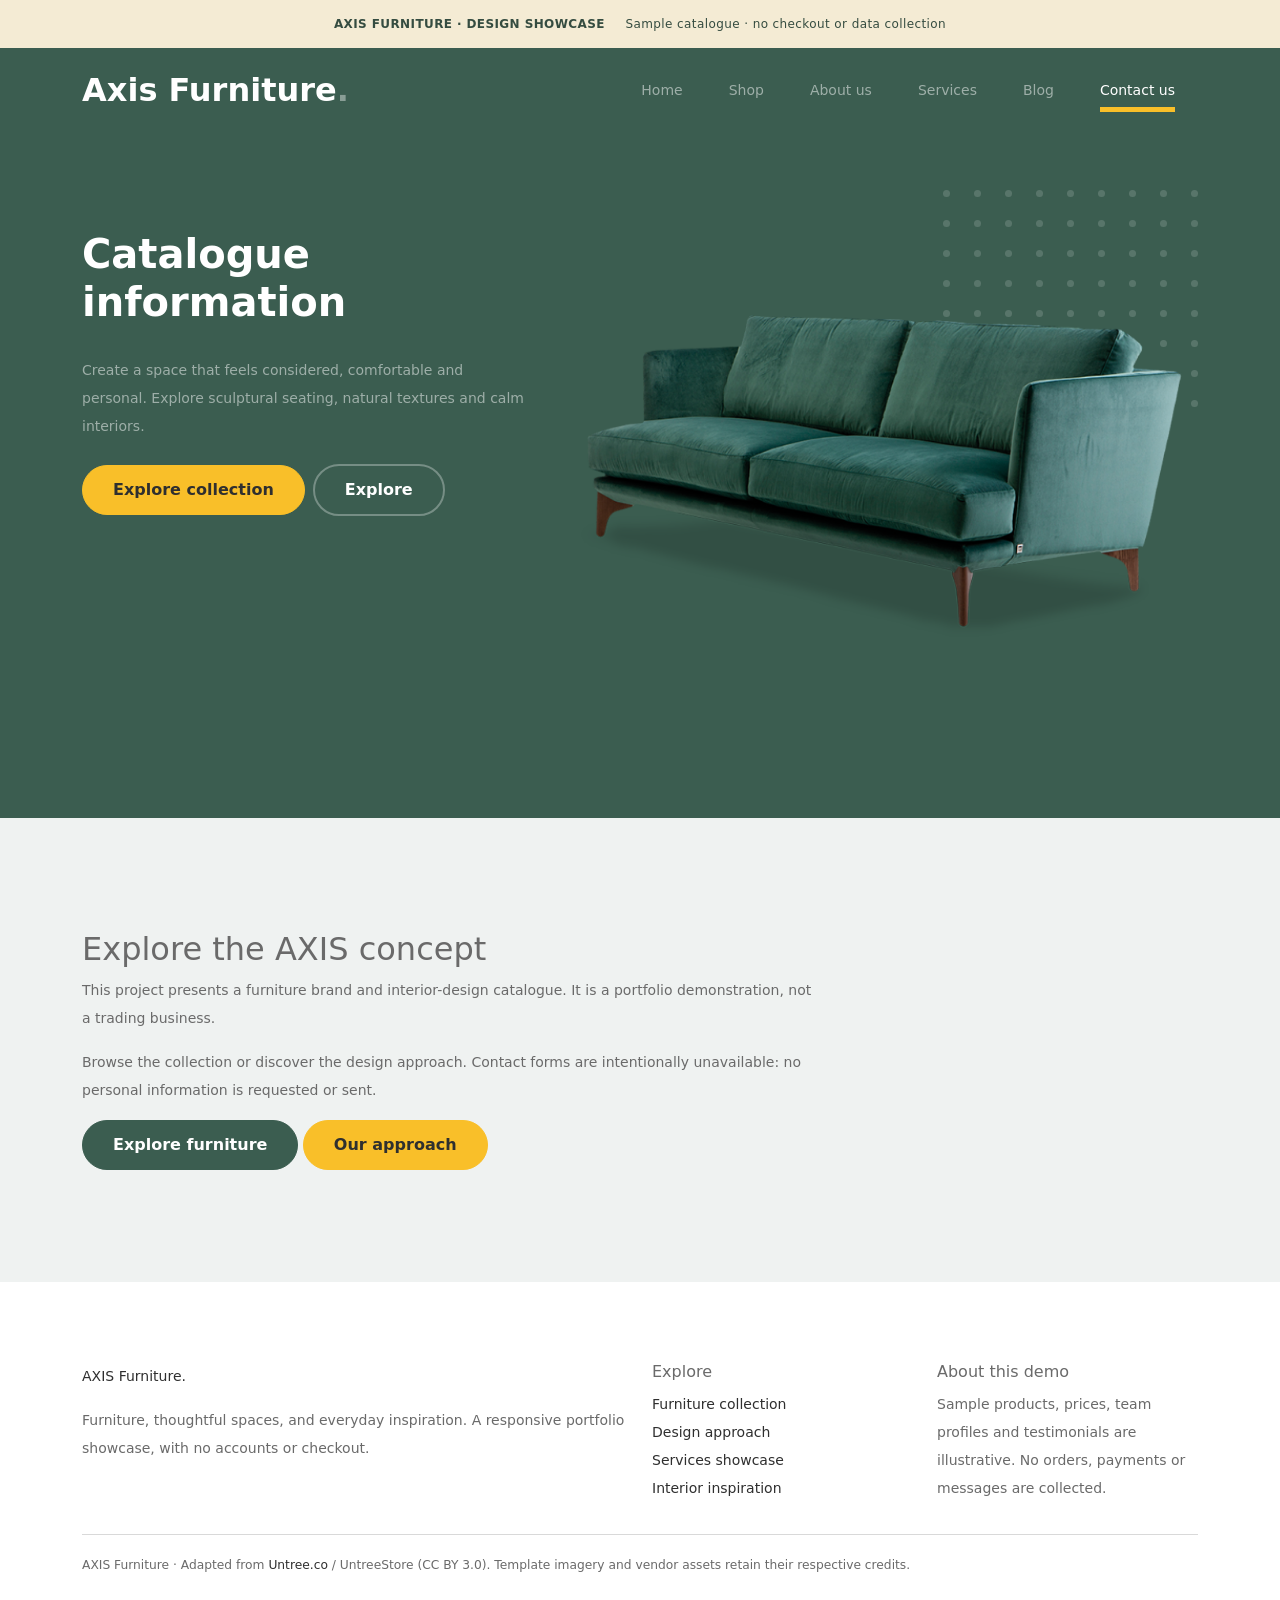
<file: cart.html>
<!doctype html>
<html lang="en">
<head>
  <meta charset="utf-8">
  <meta name="viewport" content="width=device-width, initial-scale=1, shrink-to-fit=no">
  <meta name="author" content="Untree.co">
  <link rel="shortcut icon" href="favicon.png">

  <meta name="description" content="Axis Furniture — explore furniture for your home, including sofas, chairs, and interior inspiration." />
  <meta name="keywords" content="bootstrap, bootstrap4" />

		<!-- Bootstrap CSS -->
		<link href="css/bootstrap.min.css" rel="stylesheet">
		<link href="css/tiny-slider.css" rel="stylesheet">
		<link href="css/style.css" rel="stylesheet">
		<title>AXIS Furniture | Cart</title>
	<link href="css/axis.css" rel="stylesheet"></head>

	<body><div class="axis-demo-banner">AXIS FURNITURE · DESIGN SHOWCASE <span>Sample catalogue · no checkout or data collection</span></div>

		<!-- Start Header/Navigation -->
		<nav class="custom-navbar navbar navbar navbar-expand-md navbar-dark bg-dark" aria-label="Axis Furniture navigation bar">

			<div class="container">
				<a class="navbar-brand" href="index.html">Axis Furniture<span>.</span></a>

				<button class="navbar-toggler" type="button" data-bs-toggle="collapse" data-bs-target="#navbarsAxisFurniture" aria-controls="navbarsAxisFurniture" aria-expanded="false" aria-label="Toggle navigation">
					<span class="navbar-toggler-icon"></span>
				</button>

				<div class="collapse navbar-collapse" id="navbarsAxisFurniture">
					<ul class="custom-navbar-nav navbar-nav ms-auto mb-2 mb-md-0">
						<li class="nav-item">
							<a class="nav-link" href="index.html">Home</a>
						</li>
						<li><a class="nav-link" href="shop.html">Shop</a></li>
						<li><a class="nav-link" href="about.html">About us</a></li>
						<li><a class="nav-link" href="services.html">Services</a></li>
						<li><a class="nav-link" href="blog.html">Blog</a></li>
						<li class="active"><a class="nav-link" href="contact.html">Contact us</a></li>
					</ul>

					
				</div>
			</div>
				
		</nav>
		<!-- End Header/Navigation -->

		<!-- Start Hero Section -->
			<div class="hero">
				<div class="container">
					<div class="row justify-content-between">
						<div class="col-lg-5">
							<div class="intro-excerpt">
								<h1>Catalogue information</h1>
								<p class="mb-4">Create a space that feels considered, comfortable and personal. Explore sculptural seating, natural textures and calm interiors.</p>
								<p><a href="shop.html" class="btn btn-secondary me-2">Explore collection</a><a href="about.html" class="btn btn-white-outline">Explore</a></p>
							</div>
						</div>
						<div class="col-lg-7">
							<div class="hero-img-wrap">
								<img alt="AXIS Furniture design sample" src="images/couch.png" class="img-fluid">
							</div>
						</div>
					</div>
				</div>
			</div>
		<!-- End Hero Section -->

		
		<section class="untree_co-section"><div class="container"><div class="row"><div class="col-lg-8"><h2>Explore the AXIS concept</h2><p>This project presents a furniture brand and interior-design catalogue. It is a portfolio demonstration, not a trading business.</p><p>Browse the collection or discover the design approach. Contact forms are intentionally unavailable: no personal information is requested or sent.</p><a class="btn btn-primary" href="shop.html">Explore furniture</a> <a class="btn btn-secondary" href="about.html">Our approach</a></div></div></div></section>

		

		<!-- Start Footer Section -->
		<footer class="footer-section"><div class="container"><div class="row g-4"><div class="col-md-6"><a class="footer-logo" href="index.html">AXIS Furniture<span>.</span></a><p class="mt-3">Furniture, thoughtful spaces, and everyday inspiration. A responsive portfolio showcase, with no accounts or checkout.</p></div><div class="col-md-3"><h3 class="h6">Explore</h3><p><a href="shop.html">Furniture collection</a><br><a href="about.html">Design approach</a><br><a href="services.html">Services showcase</a><br><a href="blog.html">Interior inspiration</a></p></div><div class="col-md-3"><h3 class="h6">About this demo</h3><p>Sample products, prices, team profiles and testimonials are illustrative. No orders, payments or messages are collected.</p></div></div><hr><p class="small mb-0">AXIS Furniture · Adapted from <a href="https://untree.co/" rel="noopener noreferrer">Untree.co</a> / UntreeStore (CC BY 3.0). Template imagery and vendor assets retain their respective credits.</p></div></footer>
		<!-- End Footer Section -->	


		<script src="js/bootstrap.bundle.min.js"></script>
		<script src="js/tiny-slider.js"></script>
		<script src="js/custom.js"></script>
	<script src="js/axis.js"></script></body>

</html>
</file>
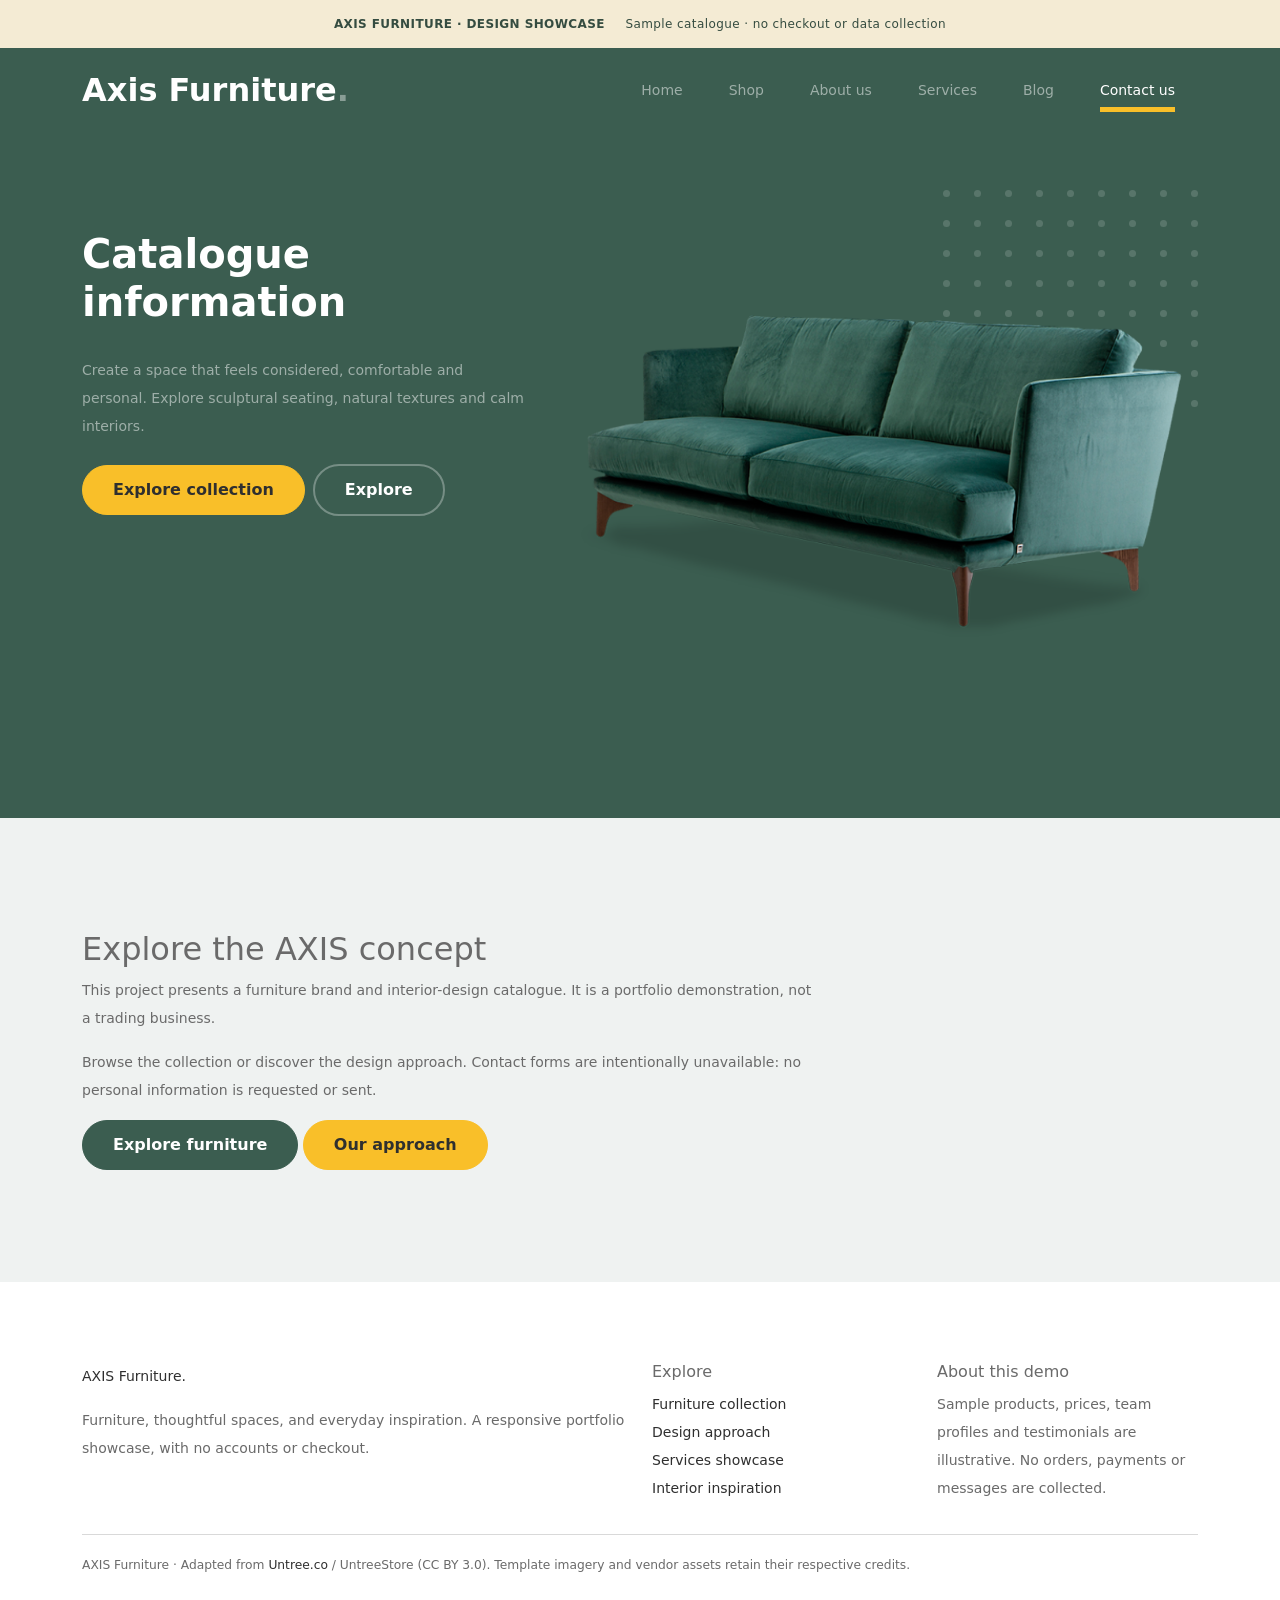
<file: checkout.html>
<!doctype html>
<html lang="en">
<head>
  <meta charset="utf-8">
  <meta name="viewport" content="width=device-width, initial-scale=1, shrink-to-fit=no">
  <meta name="author" content="Untree.co">
  <link rel="shortcut icon" href="favicon.png">

  <meta name="description" content="Axis Furniture — explore furniture for your home, including sofas, chairs, and interior inspiration." />
  <meta name="keywords" content="bootstrap, bootstrap4" />

		<!-- Bootstrap CSS -->
		<link href="css/bootstrap.min.css" rel="stylesheet">
		<link href="css/tiny-slider.css" rel="stylesheet">
		<link href="css/style.css" rel="stylesheet">
		<title>AXIS Furniture | Checkout</title>
	<link href="css/axis.css" rel="stylesheet"></head>

	<body><div class="axis-demo-banner">AXIS FURNITURE · DESIGN SHOWCASE <span>Sample catalogue · no checkout or data collection</span></div>

		<!-- Start Header/Navigation -->
		<nav class="custom-navbar navbar navbar navbar-expand-md navbar-dark bg-dark" aria-label="Axis Furniture navigation bar">

			<div class="container">
				<a class="navbar-brand" href="index.html">Axis Furniture<span>.</span></a>

				<button class="navbar-toggler" type="button" data-bs-toggle="collapse" data-bs-target="#navbarsAxisFurniture" aria-controls="navbarsAxisFurniture" aria-expanded="false" aria-label="Toggle navigation">
					<span class="navbar-toggler-icon"></span>
				</button>

				<div class="collapse navbar-collapse" id="navbarsAxisFurniture">
					<ul class="custom-navbar-nav navbar-nav ms-auto mb-2 mb-md-0">
						<li class="nav-item">
							<a class="nav-link" href="index.html">Home</a>
						</li>
						<li><a class="nav-link" href="shop.html">Shop</a></li>
						<li><a class="nav-link" href="about.html">About us</a></li>
						<li><a class="nav-link" href="services.html">Services</a></li>
						<li><a class="nav-link" href="blog.html">Blog</a></li>
						<li class="active"><a class="nav-link" href="contact.html">Contact us</a></li>
					</ul>

					
				</div>
			</div>
				
		</nav>
		<!-- End Header/Navigation -->

		<!-- Start Hero Section -->
			<div class="hero">
				<div class="container">
					<div class="row justify-content-between">
						<div class="col-lg-5">
							<div class="intro-excerpt">
								<h1>Catalogue information</h1>
								<p class="mb-4">Create a space that feels considered, comfortable and personal. Explore sculptural seating, natural textures and calm interiors.</p>
								<p><a href="shop.html" class="btn btn-secondary me-2">Explore collection</a><a href="about.html" class="btn btn-white-outline">Explore</a></p>
							</div>
						</div>
						<div class="col-lg-7">
							<div class="hero-img-wrap">
								<img alt="AXIS Furniture design sample" src="images/couch.png" class="img-fluid">
							</div>
						</div>
					</div>
				</div>
			</div>
		<!-- End Hero Section -->

		
		<section class="untree_co-section"><div class="container"><div class="row"><div class="col-lg-8"><h2>Explore the AXIS concept</h2><p>This project presents a furniture brand and interior-design catalogue. It is a portfolio demonstration, not a trading business.</p><p>Browse the collection or discover the design approach. Contact forms are intentionally unavailable: no personal information is requested or sent.</p><a class="btn btn-primary" href="shop.html">Explore furniture</a> <a class="btn btn-secondary" href="about.html">Our approach</a></div></div></div></section>

		

		<!-- Start Footer Section -->
		<footer class="footer-section"><div class="container"><div class="row g-4"><div class="col-md-6"><a class="footer-logo" href="index.html">AXIS Furniture<span>.</span></a><p class="mt-3">Furniture, thoughtful spaces, and everyday inspiration. A responsive portfolio showcase, with no accounts or checkout.</p></div><div class="col-md-3"><h3 class="h6">Explore</h3><p><a href="shop.html">Furniture collection</a><br><a href="about.html">Design approach</a><br><a href="services.html">Services showcase</a><br><a href="blog.html">Interior inspiration</a></p></div><div class="col-md-3"><h3 class="h6">About this demo</h3><p>Sample products, prices, team profiles and testimonials are illustrative. No orders, payments or messages are collected.</p></div></div><hr><p class="small mb-0">AXIS Furniture · Adapted from <a href="https://untree.co/" rel="noopener noreferrer">Untree.co</a> / UntreeStore (CC BY 3.0). Template imagery and vendor assets retain their respective credits.</p></div></footer>
		<!-- End Footer Section -->	


		<script src="js/bootstrap.bundle.min.js"></script>
		<script src="js/tiny-slider.js"></script>
		<script src="js/custom.js"></script>
	<script src="js/axis.js"></script></body>

</html>
</file>
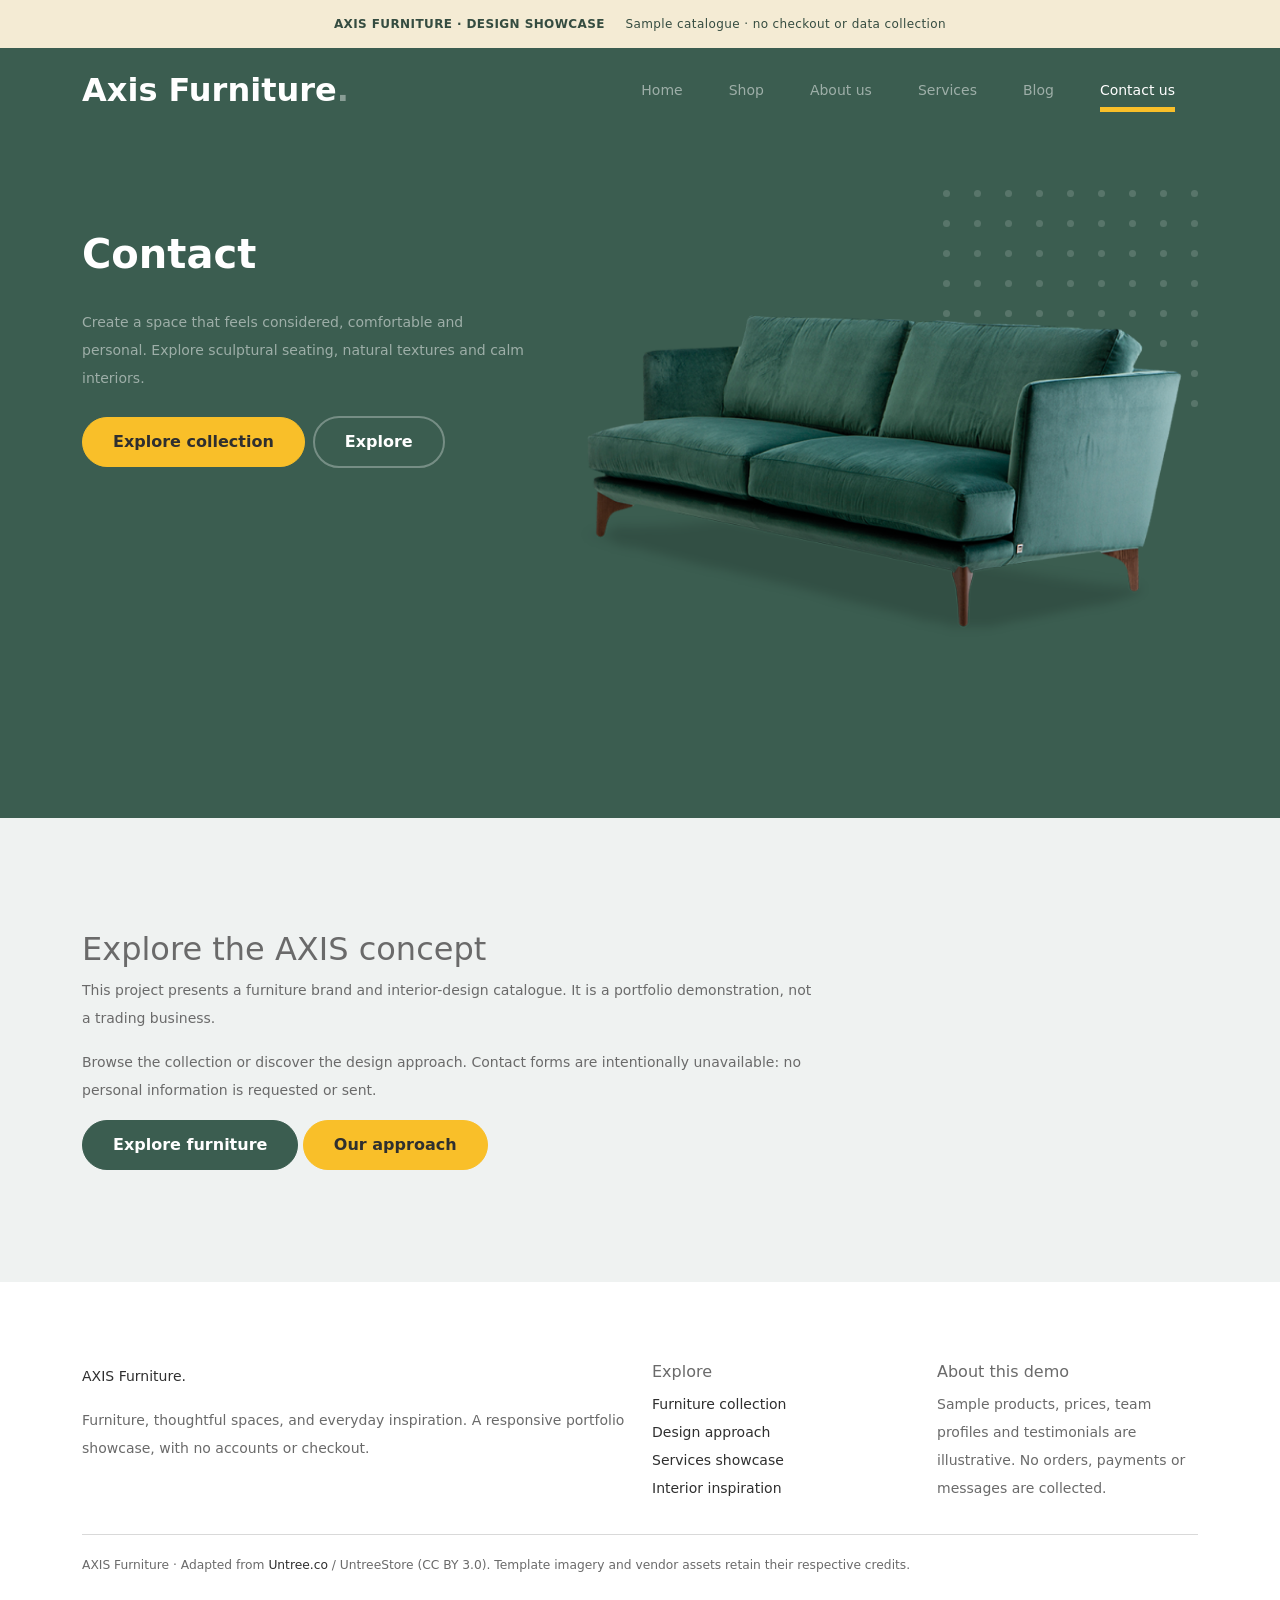
<file: contact.html>
<!doctype html>
<html lang="en">
<head>
  <meta charset="utf-8">
  <meta name="viewport" content="width=device-width, initial-scale=1, shrink-to-fit=no">
  <meta name="author" content="Untree.co">
  <link rel="shortcut icon" href="favicon.png">

  <meta name="description" content="Axis Furniture — explore furniture for your home, including sofas, chairs, and interior inspiration." />
  <meta name="keywords" content="bootstrap, bootstrap4" />

		<!-- Bootstrap CSS -->
		<link href="css/bootstrap.min.css" rel="stylesheet">
		<link href="css/tiny-slider.css" rel="stylesheet">
		<link href="css/style.css" rel="stylesheet">
		<title>AXIS Furniture | Contact</title>
	<link href="css/axis.css" rel="stylesheet"></head>

	<body><div class="axis-demo-banner">AXIS FURNITURE · DESIGN SHOWCASE <span>Sample catalogue · no checkout or data collection</span></div>

		<!-- Start Header/Navigation -->
		<nav class="custom-navbar navbar navbar navbar-expand-md navbar-dark bg-dark" aria-label="Axis Furniture navigation bar">

			<div class="container">
				<a class="navbar-brand" href="index.html">Axis Furniture<span>.</span></a>

				<button class="navbar-toggler" type="button" data-bs-toggle="collapse" data-bs-target="#navbarsAxisFurniture" aria-controls="navbarsAxisFurniture" aria-expanded="false" aria-label="Toggle navigation">
					<span class="navbar-toggler-icon"></span>
				</button>

				<div class="collapse navbar-collapse" id="navbarsAxisFurniture">
					<ul class="custom-navbar-nav navbar-nav ms-auto mb-2 mb-md-0">
						<li class="nav-item">
							<a class="nav-link" href="index.html">Home</a>
						</li>
						<li><a class="nav-link" href="shop.html">Shop</a></li>
						<li><a class="nav-link" href="about.html">About us</a></li>
						<li><a class="nav-link" href="services.html">Services</a></li>
						<li><a class="nav-link" href="blog.html">Blog</a></li>
						<li class="active"><a class="nav-link" href="contact.html">Contact us</a></li>
					</ul>

					
				</div>
			</div>
				
		</nav>
		<!-- End Header/Navigation -->

		<!-- Start Hero Section -->
			<div class="hero">
				<div class="container">
					<div class="row justify-content-between">
						<div class="col-lg-5">
							<div class="intro-excerpt">
								<h1>Contact</h1>
								<p class="mb-4">Create a space that feels considered, comfortable and personal. Explore sculptural seating, natural textures and calm interiors.</p>
								<p><a href="shop.html" class="btn btn-secondary me-2">Explore collection</a><a href="about.html" class="btn btn-white-outline">Explore</a></p>
							</div>
						</div>
						<div class="col-lg-7">
							<div class="hero-img-wrap">
								<img alt="AXIS Furniture design sample" src="images/couch.png" class="img-fluid">
							</div>
						</div>
					</div>
				</div>
			</div>
		<!-- End Hero Section -->

		
		<section class="untree_co-section"><div class="container"><div class="row"><div class="col-lg-8"><h2>Explore the AXIS concept</h2><p>This project presents a furniture brand and interior-design catalogue. It is a portfolio demonstration, not a trading business.</p><p>Browse the collection or discover the design approach. Contact forms are intentionally unavailable: no personal information is requested or sent.</p><a class="btn btn-primary" href="shop.html">Explore furniture</a> <a class="btn btn-secondary" href="about.html">Our approach</a></div></div></div></section>

		

		<!-- Start Footer Section -->
		<footer class="footer-section"><div class="container"><div class="row g-4"><div class="col-md-6"><a class="footer-logo" href="index.html">AXIS Furniture<span>.</span></a><p class="mt-3">Furniture, thoughtful spaces, and everyday inspiration. A responsive portfolio showcase, with no accounts or checkout.</p></div><div class="col-md-3"><h3 class="h6">Explore</h3><p><a href="shop.html">Furniture collection</a><br><a href="about.html">Design approach</a><br><a href="services.html">Services showcase</a><br><a href="blog.html">Interior inspiration</a></p></div><div class="col-md-3"><h3 class="h6">About this demo</h3><p>Sample products, prices, team profiles and testimonials are illustrative. No orders, payments or messages are collected.</p></div></div><hr><p class="small mb-0">AXIS Furniture · Adapted from <a href="https://untree.co/" rel="noopener noreferrer">Untree.co</a> / UntreeStore (CC BY 3.0). Template imagery and vendor assets retain their respective credits.</p></div></footer>
		<!-- End Footer Section -->	


		<script src="js/bootstrap.bundle.min.js"></script>
		<script src="js/tiny-slider.js"></script>
		<script src="js/custom.js"></script>
	<script src="js/axis.js"></script></body>

</html>
</file>
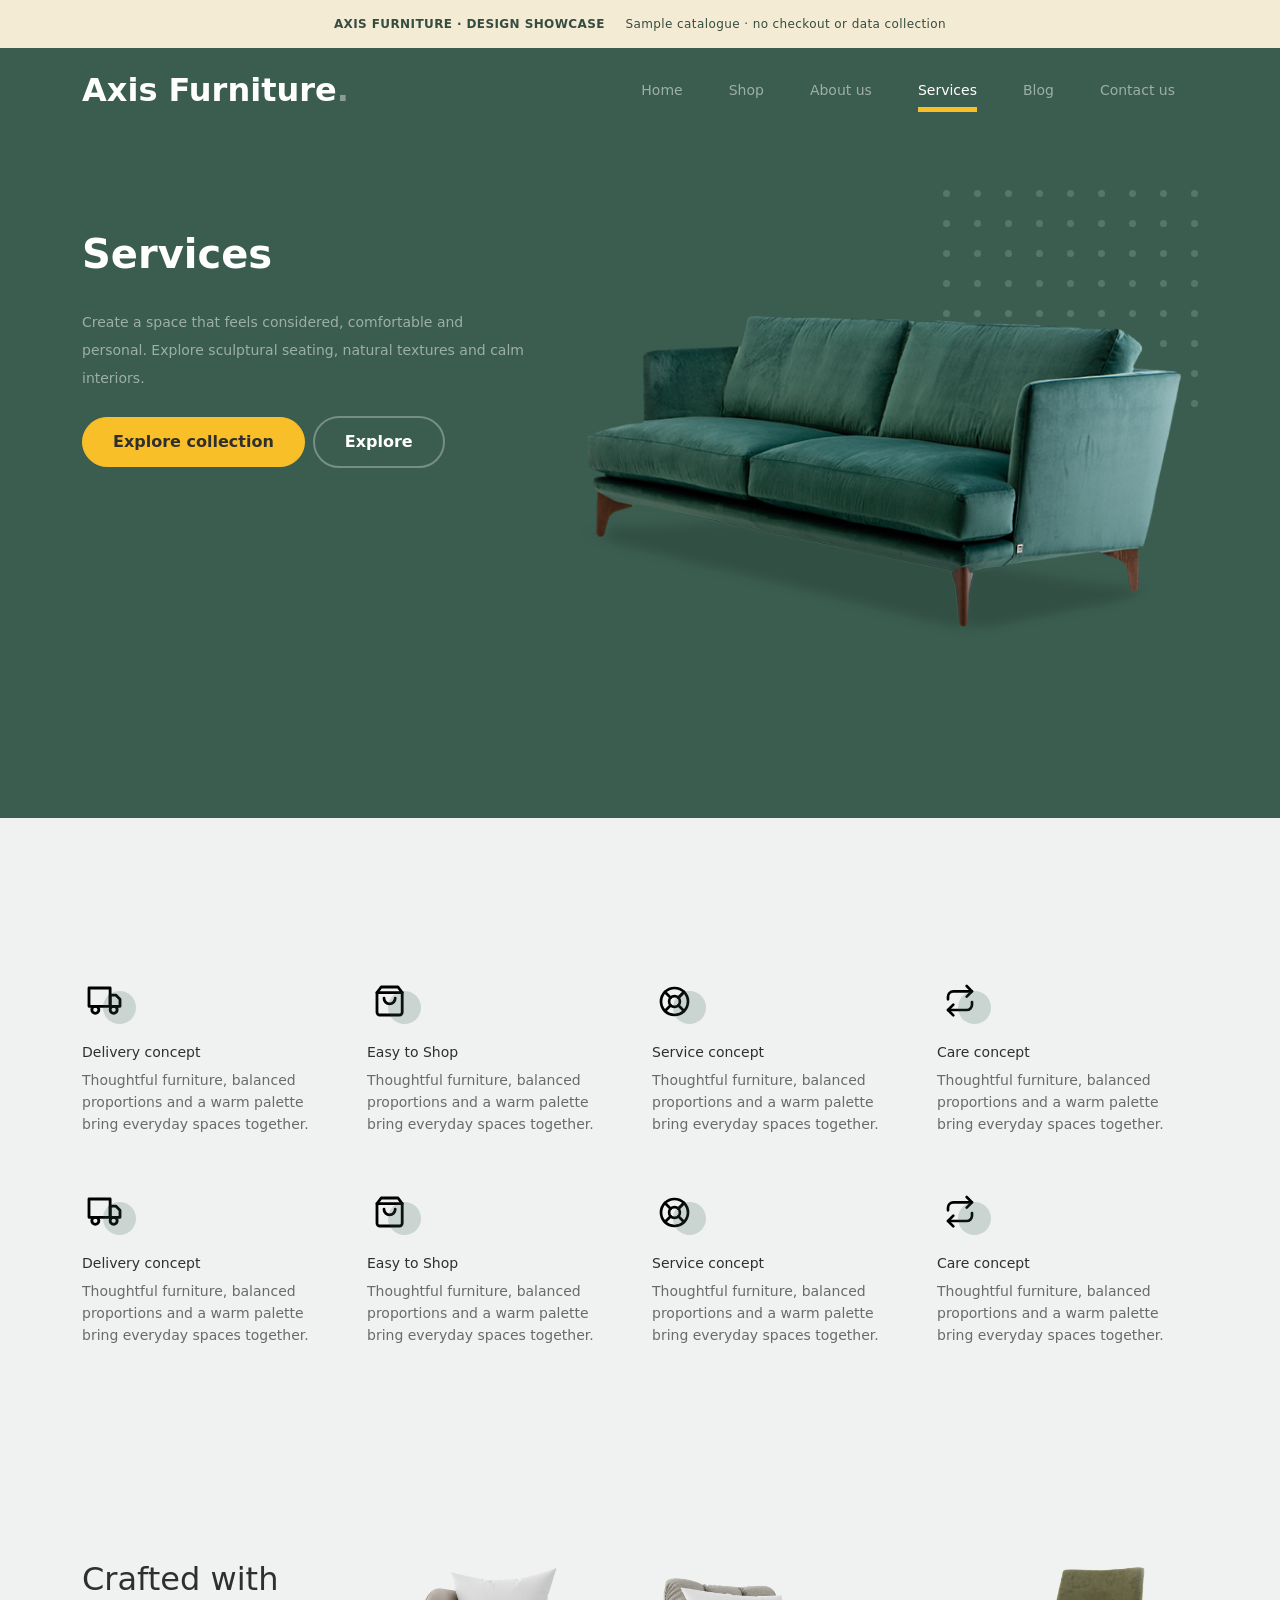
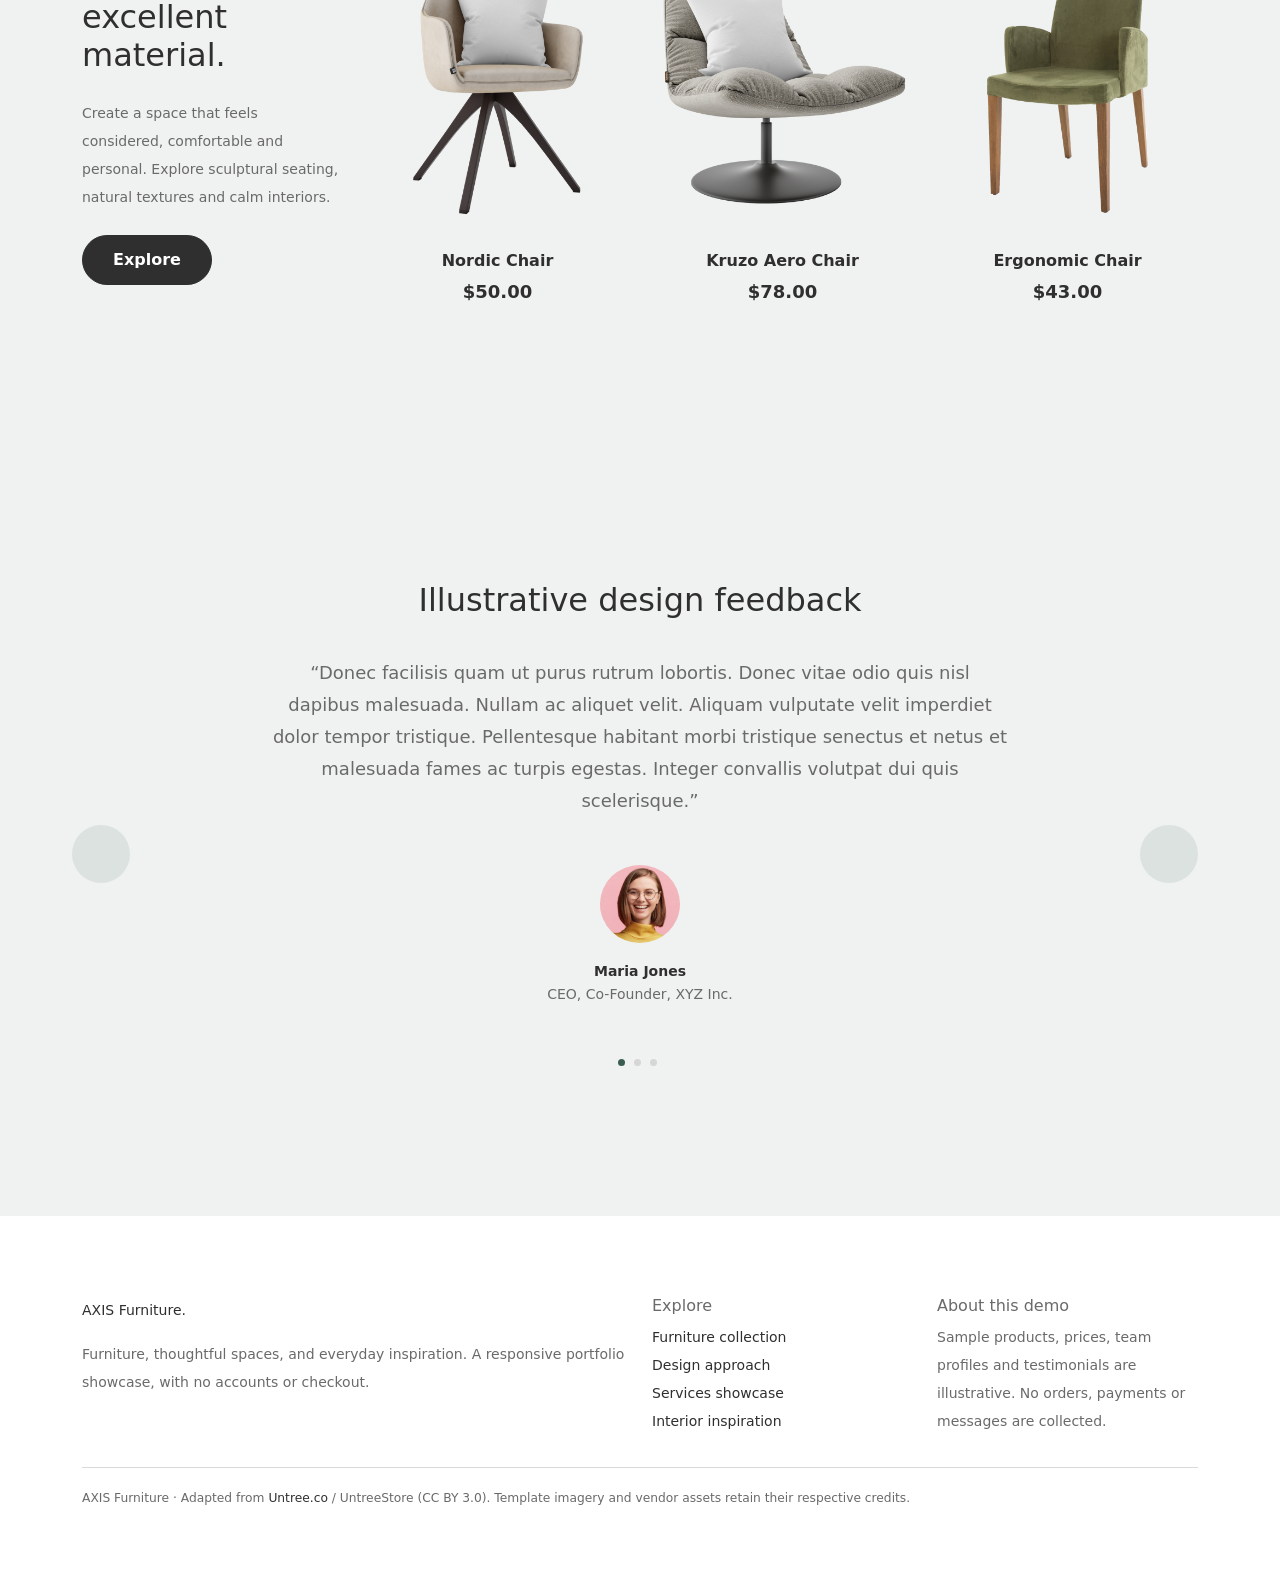
<file: services.html>
<!doctype html>
<html lang="en">
<head>
  <meta charset="utf-8">
  <meta name="viewport" content="width=device-width, initial-scale=1, shrink-to-fit=no">
  <meta name="author" content="Untree.co">
  <link rel="shortcut icon" href="favicon.png">

  <meta name="description" content="Axis Furniture — explore furniture for your home, including sofas, chairs, and interior inspiration." />
  <meta name="keywords" content="bootstrap, bootstrap4" />

		<!-- Bootstrap CSS -->
		<link href="css/bootstrap.min.css" rel="stylesheet">
		<link href="css/tiny-slider.css" rel="stylesheet">
		<link href="css/style.css" rel="stylesheet">
		<title>AXIS Furniture | Services</title>
	<link href="css/axis.css" rel="stylesheet"></head>

	<body><div class="axis-demo-banner">AXIS FURNITURE · DESIGN SHOWCASE <span>Sample catalogue · no checkout or data collection</span></div>

		<!-- Start Header/Navigation -->
		<nav class="custom-navbar navbar navbar navbar-expand-md navbar-dark bg-dark" aria-label="Axis Furniture navigation bar">

			<div class="container">
				<a class="navbar-brand" href="index.html">Axis Furniture<span>.</span></a>

				<button class="navbar-toggler" type="button" data-bs-toggle="collapse" data-bs-target="#navbarsAxisFurniture" aria-controls="navbarsAxisFurniture" aria-expanded="false" aria-label="Toggle navigation">
					<span class="navbar-toggler-icon"></span>
				</button>

				<div class="collapse navbar-collapse" id="navbarsAxisFurniture">
					<ul class="custom-navbar-nav navbar-nav ms-auto mb-2 mb-md-0">
						<li class="nav-item">
							<a class="nav-link" href="index.html">Home</a>
						</li>
						<li><a class="nav-link" href="shop.html">Shop</a></li>
						<li><a class="nav-link" href="about.html">About us</a></li>
						<li class="active"><a class="nav-link" href="services.html">Services</a></li>
						<li><a class="nav-link" href="blog.html">Blog</a></li>
						<li><a class="nav-link" href="contact.html">Contact us</a></li>
					</ul>

					
				</div>
			</div>
				
		</nav>
		<!-- End Header/Navigation -->

		<!-- Start Hero Section -->
			<div class="hero">
				<div class="container">
					<div class="row justify-content-between">
						<div class="col-lg-5">
							<div class="intro-excerpt">
								<h1>Services</h1>
								<p class="mb-4">Create a space that feels considered, comfortable and personal. Explore sculptural seating, natural textures and calm interiors.</p>
								<p><a href="shop.html" class="btn btn-secondary me-2">Explore collection</a><a href="about.html" class="btn btn-white-outline">Explore</a></p>
							</div>
						</div>
						<div class="col-lg-7">
							<div class="hero-img-wrap">
								<img alt="AXIS Furniture design sample" src="images/couch.png" class="img-fluid">
							</div>
						</div>
					</div>
				</div>
			</div>
		<!-- End Hero Section -->

		

		<!-- Start Why Choose Us Section -->
		<div class="why-choose-section">
			<div class="container">
				
				
				<div class="row my-5">
					<div class="col-6 col-md-6 col-lg-3 mb-4">
						<div class="feature">
							<div class="icon">
								<img src="images/truck.svg" alt="Image" class="imf-fluid">
							</div>
							<h3>Delivery concept</h3>
							<p>Thoughtful furniture, balanced proportions and a warm palette bring everyday spaces together.</p>
						</div>
					</div>

					<div class="col-6 col-md-6 col-lg-3 mb-4">
						<div class="feature">
							<div class="icon">
								<img src="images/bag.svg" alt="Image" class="imf-fluid">
							</div>
							<h3>Easy to Shop</h3>
							<p>Thoughtful furniture, balanced proportions and a warm palette bring everyday spaces together.</p>
						</div>
					</div>

					<div class="col-6 col-md-6 col-lg-3 mb-4">
						<div class="feature">
							<div class="icon">
								<img src="images/support.svg" alt="Image" class="imf-fluid">
							</div>
							<h3>Service concept</h3>
							<p>Thoughtful furniture, balanced proportions and a warm palette bring everyday spaces together.</p>
						</div>
					</div>

					<div class="col-6 col-md-6 col-lg-3 mb-4">
						<div class="feature">
							<div class="icon">
								<img src="images/return.svg" alt="Image" class="imf-fluid">
							</div>
							<h3>Care concept</h3>
							<p>Thoughtful furniture, balanced proportions and a warm palette bring everyday spaces together.</p>
						</div>
					</div>

					<div class="col-6 col-md-6 col-lg-3 mb-4">
						<div class="feature">
							<div class="icon">
								<img src="images/truck.svg" alt="Image" class="imf-fluid">
							</div>
							<h3>Delivery concept</h3>
							<p>Thoughtful furniture, balanced proportions and a warm palette bring everyday spaces together.</p>
						</div>
					</div>

					<div class="col-6 col-md-6 col-lg-3 mb-4">
						<div class="feature">
							<div class="icon">
								<img src="images/bag.svg" alt="Image" class="imf-fluid">
							</div>
							<h3>Easy to Shop</h3>
							<p>Thoughtful furniture, balanced proportions and a warm palette bring everyday spaces together.</p>
						</div>
					</div>

					<div class="col-6 col-md-6 col-lg-3 mb-4">
						<div class="feature">
							<div class="icon">
								<img src="images/support.svg" alt="Image" class="imf-fluid">
							</div>
							<h3>Service concept</h3>
							<p>Thoughtful furniture, balanced proportions and a warm palette bring everyday spaces together.</p>
						</div>
					</div>

					<div class="col-6 col-md-6 col-lg-3 mb-4">
						<div class="feature">
							<div class="icon">
								<img src="images/return.svg" alt="Image" class="imf-fluid">
							</div>
							<h3>Care concept</h3>
							<p>Thoughtful furniture, balanced proportions and a warm palette bring everyday spaces together.</p>
						</div>
					</div>

				</div>
			
			</div>
		</div>
		<!-- End Why Choose Us Section -->

		<!-- Start Product Section -->
		<div class="product-section pt-0">
			<div class="container">
				<div class="row">

					<!-- Start Column 1 -->
					<div class="col-md-12 col-lg-3 mb-5 mb-lg-0">
						<h2 class="mb-4 section-title">Crafted with excellent material.</h2>
						<p class="mb-4">Create a space that feels considered, comfortable and personal. Explore sculptural seating, natural textures and calm interiors.</p>
						<p><a href="about.html" class="btn">Explore</a></p>
					</div> 
					<!-- End Column 1 -->

					<!-- Start Column 2 -->
					<div class="col-12 col-md-4 col-lg-3 mb-5 mb-md-0">
						<a class="product-item" href="#">
							<img alt="AXIS Furniture design sample" src="images/product-1.png" class="img-fluid product-thumbnail">
							<h3 class="product-title">Nordic Chair</h3>
							<strong class="product-price">$50.00</strong>

							<span class="icon-cross">
								<img alt="AXIS Furniture design sample" src="images/cross.svg" class="img-fluid">
							</span>
						</a>
					</div> 
					<!-- End Column 2 -->

					<!-- Start Column 3 -->
					<div class="col-12 col-md-4 col-lg-3 mb-5 mb-md-0">
						<a class="product-item" href="#">
							<img alt="AXIS Furniture design sample" src="images/product-2.png" class="img-fluid product-thumbnail">
							<h3 class="product-title">Kruzo Aero Chair</h3>
							<strong class="product-price">$78.00</strong>

							<span class="icon-cross">
								<img alt="AXIS Furniture design sample" src="images/cross.svg" class="img-fluid">
							</span>
						</a>
					</div>
					<!-- End Column 3 -->

					<!-- Start Column 4 -->
					<div class="col-12 col-md-4 col-lg-3 mb-5 mb-md-0">
						<a class="product-item" href="#">
							<img alt="AXIS Furniture design sample" src="images/product-3.png" class="img-fluid product-thumbnail">
							<h3 class="product-title">Ergonomic Chair</h3>
							<strong class="product-price">$43.00</strong>

							<span class="icon-cross">
								<img alt="AXIS Furniture design sample" src="images/cross.svg" class="img-fluid">
							</span>
						</a>
					</div>
					<!-- End Column 4 -->

				</div>
			</div>
		</div>
		<!-- End Product Section -->

		

		<!-- Start Testimonial Slider -->
		<div class="testimonial-section before-footer-section">
			<div class="container">
				<div class="row">
					<div class="col-lg-7 mx-auto text-center">
						<h2 class="section-title">Illustrative design feedback</h2>
					</div>
				</div>

				<div class="row justify-content-center">
					<div class="col-lg-12">
						<div class="testimonial-slider-wrap text-center">

							<div id="testimonial-nav">
								<span class="prev" data-controls="prev"><span class="fa fa-chevron-left"></span></span>
								<span class="next" data-controls="next"><span class="fa fa-chevron-right"></span></span>
							</div>

							<div class="testimonial-slider">
								
								<div class="item">
									<div class="row justify-content-center">
										<div class="col-lg-8 mx-auto">

											<div class="testimonial-block text-center">
												<blockquote class="mb-5">
													<p>&ldquo;Donec facilisis quam ut purus rutrum lobortis. Donec vitae odio quis nisl dapibus malesuada. Nullam ac aliquet velit. Aliquam vulputate velit imperdiet dolor tempor tristique. Pellentesque habitant morbi tristique senectus et netus et malesuada fames ac turpis egestas. Integer convallis volutpat dui quis scelerisque.&rdquo;</p>
												</blockquote>

												<div class="author-info">
													<div class="author-pic">
														<img src="images/person-1.png" alt="Maria Jones" class="img-fluid">
													</div>
													<h3 class="font-weight-bold">Maria Jones</h3>
													<span class="position d-block mb-3">CEO, Co-Founder, XYZ Inc.</span>
												</div>
											</div>

										</div>
									</div>
								</div> 
								<!-- END item -->

								<div class="item">
									<div class="row justify-content-center">
										<div class="col-lg-8 mx-auto">

											<div class="testimonial-block text-center">
												<blockquote class="mb-5">
													<p>&ldquo;Donec facilisis quam ut purus rutrum lobortis. Donec vitae odio quis nisl dapibus malesuada. Nullam ac aliquet velit. Aliquam vulputate velit imperdiet dolor tempor tristique. Pellentesque habitant morbi tristique senectus et netus et malesuada fames ac turpis egestas. Integer convallis volutpat dui quis scelerisque.&rdquo;</p>
												</blockquote>

												<div class="author-info">
													<div class="author-pic">
														<img src="images/person-1.png" alt="Maria Jones" class="img-fluid">
													</div>
													<h3 class="font-weight-bold">Maria Jones</h3>
													<span class="position d-block mb-3">CEO, Co-Founder, XYZ Inc.</span>
												</div>
											</div>

										</div>
									</div>
								</div> 
								<!-- END item -->

								<div class="item">
									<div class="row justify-content-center">
										<div class="col-lg-8 mx-auto">

											<div class="testimonial-block text-center">
												<blockquote class="mb-5">
													<p>&ldquo;Donec facilisis quam ut purus rutrum lobortis. Donec vitae odio quis nisl dapibus malesuada. Nullam ac aliquet velit. Aliquam vulputate velit imperdiet dolor tempor tristique. Pellentesque habitant morbi tristique senectus et netus et malesuada fames ac turpis egestas. Integer convallis volutpat dui quis scelerisque.&rdquo;</p>
												</blockquote>

												<div class="author-info">
													<div class="author-pic">
														<img src="images/person-1.png" alt="Maria Jones" class="img-fluid">
													</div>
													<h3 class="font-weight-bold">Maria Jones</h3>
													<span class="position d-block mb-3">CEO, Co-Founder, XYZ Inc.</span>
												</div>
											</div>

										</div>
									</div>
								</div> 
								<!-- END item -->

							</div>

						</div>
					</div>
				</div>
			</div>
		</div>
		<!-- End Testimonial Slider -->

		

		<!-- Start Footer Section -->
		<footer class="footer-section"><div class="container"><div class="row g-4"><div class="col-md-6"><a class="footer-logo" href="index.html">AXIS Furniture<span>.</span></a><p class="mt-3">Furniture, thoughtful spaces, and everyday inspiration. A responsive portfolio showcase, with no accounts or checkout.</p></div><div class="col-md-3"><h3 class="h6">Explore</h3><p><a href="shop.html">Furniture collection</a><br><a href="about.html">Design approach</a><br><a href="services.html">Services showcase</a><br><a href="blog.html">Interior inspiration</a></p></div><div class="col-md-3"><h3 class="h6">About this demo</h3><p>Sample products, prices, team profiles and testimonials are illustrative. No orders, payments or messages are collected.</p></div></div><hr><p class="small mb-0">AXIS Furniture · Adapted from <a href="https://untree.co/" rel="noopener noreferrer">Untree.co</a> / UntreeStore (CC BY 3.0). Template imagery and vendor assets retain their respective credits.</p></div></footer>
		<!-- End Footer Section -->	


		<script src="js/bootstrap.bundle.min.js"></script>
		<script src="js/tiny-slider.js"></script>
		<script src="js/custom.js"></script>
	<script src="js/axis.js"></script></body>

</html>
</file>
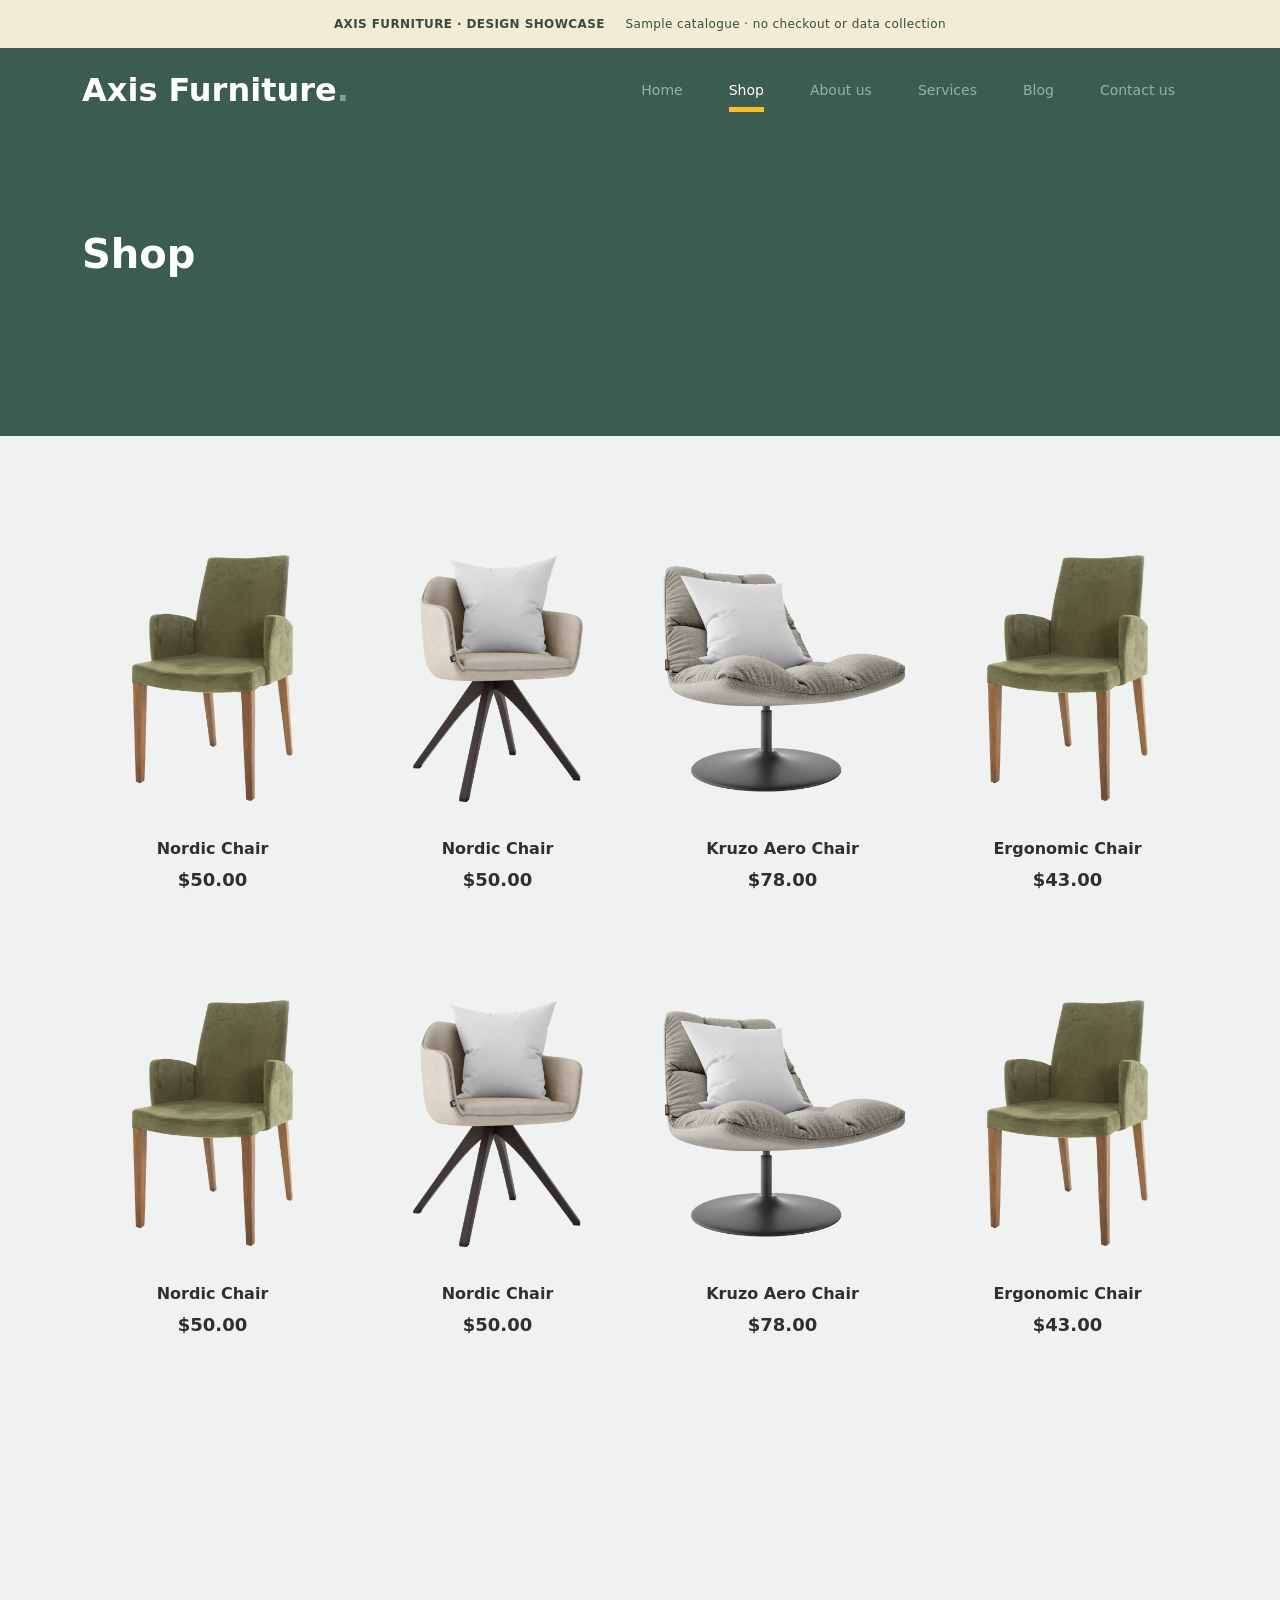
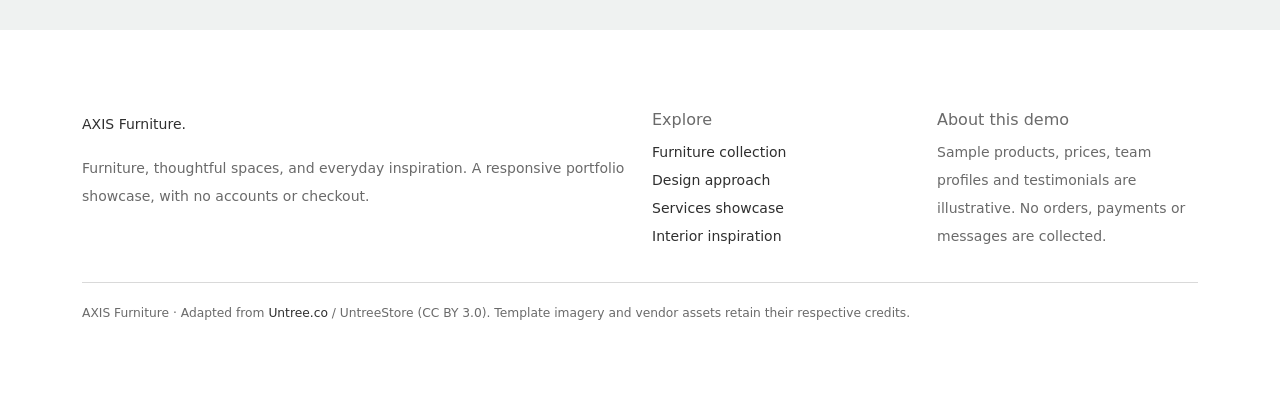
<file: shop.html>
<!doctype html>
<html lang="en">
<head>
  <meta charset="utf-8">
  <meta name="viewport" content="width=device-width, initial-scale=1, shrink-to-fit=no">
  <meta name="author" content="Untree.co">
  <link rel="shortcut icon" href="favicon.png">

  <meta name="description" content="Axis Furniture — explore furniture for your home, including sofas, chairs, and interior inspiration." />
  <meta name="keywords" content="bootstrap, bootstrap4" />

		<!-- Bootstrap CSS -->
		<link href="css/bootstrap.min.css" rel="stylesheet">
		<link href="css/tiny-slider.css" rel="stylesheet">
		<link href="css/style.css" rel="stylesheet">
		<title>AXIS Furniture | Shop</title>
	<link href="css/axis.css" rel="stylesheet"></head>

	<body><div class="axis-demo-banner">AXIS FURNITURE · DESIGN SHOWCASE <span>Sample catalogue · no checkout or data collection</span></div>

		<!-- Start Header/Navigation -->
		<nav class="custom-navbar navbar navbar navbar-expand-md navbar-dark bg-dark" aria-label="Axis Furniture navigation bar">

			<div class="container">
				<a class="navbar-brand" href="index.html">Axis Furniture<span>.</span></a>

				<button class="navbar-toggler" type="button" data-bs-toggle="collapse" data-bs-target="#navbarsAxisFurniture" aria-controls="navbarsAxisFurniture" aria-expanded="false" aria-label="Toggle navigation">
					<span class="navbar-toggler-icon"></span>
				</button>

				<div class="collapse navbar-collapse" id="navbarsAxisFurniture">
					<ul class="custom-navbar-nav navbar-nav ms-auto mb-2 mb-md-0">
						<li class="nav-item ">
							<a class="nav-link" href="index.html">Home</a>
						</li>
						<li class="active"><a class="nav-link" href="shop.html">Shop</a></li>
						<li><a class="nav-link" href="about.html">About us</a></li>
						<li><a class="nav-link" href="services.html">Services</a></li>
						<li><a class="nav-link" href="blog.html">Blog</a></li>
						<li><a class="nav-link" href="contact.html">Contact us</a></li>
					</ul>

					
				</div>
			</div>
				
		</nav>
		<!-- End Header/Navigation -->

		<!-- Start Hero Section -->
			<div class="hero">
				<div class="container">
					<div class="row justify-content-between">
						<div class="col-lg-5">
							<div class="intro-excerpt">
								<h1>Shop</h1>
							</div>
						</div>
						<div class="col-lg-7">
							
						</div>
					</div>
				</div>
			</div>
		<!-- End Hero Section -->

		

		<div class="untree_co-section product-section before-footer-section">
		    <div class="container">
		      	<div class="row">

		      		<!-- Start Column 1 -->
					<div class="col-12 col-md-4 col-lg-3 mb-5">
						<a class="product-item" href="#">
							<img alt="AXIS Furniture design sample" src="images/product-3.png" class="img-fluid product-thumbnail">
							<h3 class="product-title">Nordic Chair</h3>
							<strong class="product-price">$50.00</strong>

							<span class="icon-cross">
								<img alt="AXIS Furniture design sample" src="images/cross.svg" class="img-fluid">
							</span>
						</a>
					</div> 
					<!-- End Column 1 -->
						
					<!-- Start Column 2 -->
					<div class="col-12 col-md-4 col-lg-3 mb-5">
						<a class="product-item" href="#">
							<img alt="AXIS Furniture design sample" src="images/product-1.png" class="img-fluid product-thumbnail">
							<h3 class="product-title">Nordic Chair</h3>
							<strong class="product-price">$50.00</strong>

							<span class="icon-cross">
								<img alt="AXIS Furniture design sample" src="images/cross.svg" class="img-fluid">
							</span>
						</a>
					</div> 
					<!-- End Column 2 -->

					<!-- Start Column 3 -->
					<div class="col-12 col-md-4 col-lg-3 mb-5">
						<a class="product-item" href="#">
							<img alt="AXIS Furniture design sample" src="images/product-2.png" class="img-fluid product-thumbnail">
							<h3 class="product-title">Kruzo Aero Chair</h3>
							<strong class="product-price">$78.00</strong>

							<span class="icon-cross">
								<img alt="AXIS Furniture design sample" src="images/cross.svg" class="img-fluid">
							</span>
						</a>
					</div>
					<!-- End Column 3 -->

					<!-- Start Column 4 -->
					<div class="col-12 col-md-4 col-lg-3 mb-5">
						<a class="product-item" href="#">
							<img alt="AXIS Furniture design sample" src="images/product-3.png" class="img-fluid product-thumbnail">
							<h3 class="product-title">Ergonomic Chair</h3>
							<strong class="product-price">$43.00</strong>

							<span class="icon-cross">
								<img alt="AXIS Furniture design sample" src="images/cross.svg" class="img-fluid">
							</span>
						</a>
					</div>
					<!-- End Column 4 -->


					<!-- Start Column 1 -->
					<div class="col-12 col-md-4 col-lg-3 mb-5">
						<a class="product-item" href="#">
							<img alt="AXIS Furniture design sample" src="images/product-3.png" class="img-fluid product-thumbnail">
							<h3 class="product-title">Nordic Chair</h3>
							<strong class="product-price">$50.00</strong>

							<span class="icon-cross">
								<img alt="AXIS Furniture design sample" src="images/cross.svg" class="img-fluid">
							</span>
						</a>
					</div> 
					<!-- End Column 1 -->
						
					<!-- Start Column 2 -->
					<div class="col-12 col-md-4 col-lg-3 mb-5">
						<a class="product-item" href="#">
							<img alt="AXIS Furniture design sample" src="images/product-1.png" class="img-fluid product-thumbnail">
							<h3 class="product-title">Nordic Chair</h3>
							<strong class="product-price">$50.00</strong>

							<span class="icon-cross">
								<img alt="AXIS Furniture design sample" src="images/cross.svg" class="img-fluid">
							</span>
						</a>
					</div> 
					<!-- End Column 2 -->

					<!-- Start Column 3 -->
					<div class="col-12 col-md-4 col-lg-3 mb-5">
						<a class="product-item" href="#">
							<img alt="AXIS Furniture design sample" src="images/product-2.png" class="img-fluid product-thumbnail">
							<h3 class="product-title">Kruzo Aero Chair</h3>
							<strong class="product-price">$78.00</strong>

							<span class="icon-cross">
								<img alt="AXIS Furniture design sample" src="images/cross.svg" class="img-fluid">
							</span>
						</a>
					</div>
					<!-- End Column 3 -->

					<!-- Start Column 4 -->
					<div class="col-12 col-md-4 col-lg-3 mb-5">
						<a class="product-item" href="#">
							<img alt="AXIS Furniture design sample" src="images/product-3.png" class="img-fluid product-thumbnail">
							<h3 class="product-title">Ergonomic Chair</h3>
							<strong class="product-price">$43.00</strong>

							<span class="icon-cross">
								<img alt="AXIS Furniture design sample" src="images/cross.svg" class="img-fluid">
							</span>
						</a>
					</div>
					<!-- End Column 4 -->

		      	</div>
		    </div>
		</div>


		<!-- Start Footer Section -->
		<footer class="footer-section"><div class="container"><div class="row g-4"><div class="col-md-6"><a class="footer-logo" href="index.html">AXIS Furniture<span>.</span></a><p class="mt-3">Furniture, thoughtful spaces, and everyday inspiration. A responsive portfolio showcase, with no accounts or checkout.</p></div><div class="col-md-3"><h3 class="h6">Explore</h3><p><a href="shop.html">Furniture collection</a><br><a href="about.html">Design approach</a><br><a href="services.html">Services showcase</a><br><a href="blog.html">Interior inspiration</a></p></div><div class="col-md-3"><h3 class="h6">About this demo</h3><p>Sample products, prices, team profiles and testimonials are illustrative. No orders, payments or messages are collected.</p></div></div><hr><p class="small mb-0">AXIS Furniture · Adapted from <a href="https://untree.co/" rel="noopener noreferrer">Untree.co</a> / UntreeStore (CC BY 3.0). Template imagery and vendor assets retain their respective credits.</p></div></footer>
		<!-- End Footer Section -->	


		<script src="js/bootstrap.bundle.min.js"></script>
		<script src="js/tiny-slider.js"></script>
		<script src="js/custom.js"></script>
	<script src="js/axis.js"></script></body>

</html>
</file>
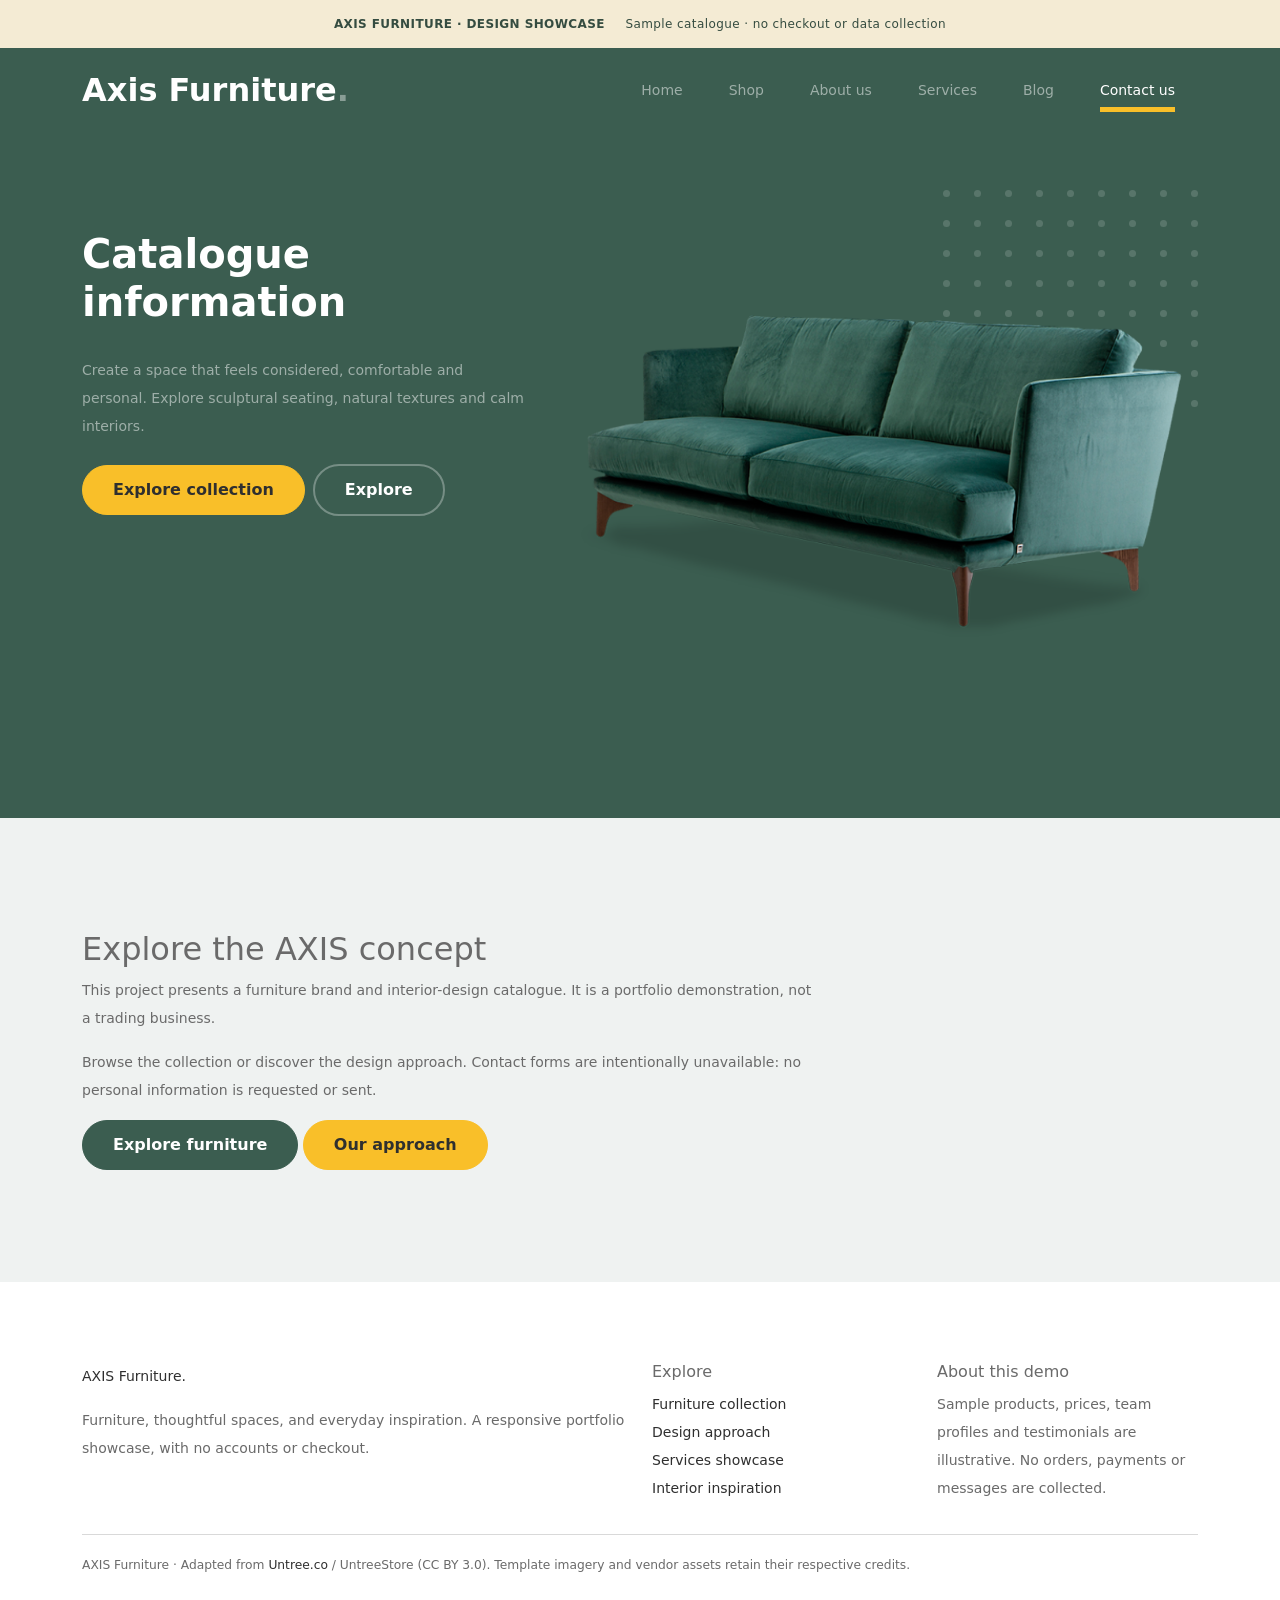
<file: thankyou.html>
<!doctype html>
<html lang="en">
<head>
  <meta charset="utf-8">
  <meta name="viewport" content="width=device-width, initial-scale=1, shrink-to-fit=no">
  <meta name="author" content="Untree.co">
  <link rel="shortcut icon" href="favicon.png">

  <meta name="description" content="Axis Furniture — explore furniture for your home, including sofas, chairs, and interior inspiration." />
  <meta name="keywords" content="bootstrap, bootstrap4" />

		<!-- Bootstrap CSS -->
		<link href="css/bootstrap.min.css" rel="stylesheet">
		<link href="css/tiny-slider.css" rel="stylesheet">
		<link href="css/style.css" rel="stylesheet">
		<title>AXIS Furniture | Thankyou</title>
	<link href="css/axis.css" rel="stylesheet"></head>

	<body><div class="axis-demo-banner">AXIS FURNITURE · DESIGN SHOWCASE <span>Sample catalogue · no checkout or data collection</span></div>

		<!-- Start Header/Navigation -->
		<nav class="custom-navbar navbar navbar navbar-expand-md navbar-dark bg-dark" aria-label="Axis Furniture navigation bar">

			<div class="container">
				<a class="navbar-brand" href="index.html">Axis Furniture<span>.</span></a>

				<button class="navbar-toggler" type="button" data-bs-toggle="collapse" data-bs-target="#navbarsAxisFurniture" aria-controls="navbarsAxisFurniture" aria-expanded="false" aria-label="Toggle navigation">
					<span class="navbar-toggler-icon"></span>
				</button>

				<div class="collapse navbar-collapse" id="navbarsAxisFurniture">
					<ul class="custom-navbar-nav navbar-nav ms-auto mb-2 mb-md-0">
						<li class="nav-item">
							<a class="nav-link" href="index.html">Home</a>
						</li>
						<li><a class="nav-link" href="shop.html">Shop</a></li>
						<li><a class="nav-link" href="about.html">About us</a></li>
						<li><a class="nav-link" href="services.html">Services</a></li>
						<li><a class="nav-link" href="blog.html">Blog</a></li>
						<li class="active"><a class="nav-link" href="contact.html">Contact us</a></li>
					</ul>

					
				</div>
			</div>
				
		</nav>
		<!-- End Header/Navigation -->

		<!-- Start Hero Section -->
			<div class="hero">
				<div class="container">
					<div class="row justify-content-between">
						<div class="col-lg-5">
							<div class="intro-excerpt">
								<h1>Catalogue information</h1>
								<p class="mb-4">Create a space that feels considered, comfortable and personal. Explore sculptural seating, natural textures and calm interiors.</p>
								<p><a href="shop.html" class="btn btn-secondary me-2">Explore collection</a><a href="about.html" class="btn btn-white-outline">Explore</a></p>
							</div>
						</div>
						<div class="col-lg-7">
							<div class="hero-img-wrap">
								<img alt="AXIS Furniture design sample" src="images/couch.png" class="img-fluid">
							</div>
						</div>
					</div>
				</div>
			</div>
		<!-- End Hero Section -->

		
		<section class="untree_co-section"><div class="container"><div class="row"><div class="col-lg-8"><h2>Explore the AXIS concept</h2><p>This project presents a furniture brand and interior-design catalogue. It is a portfolio demonstration, not a trading business.</p><p>Browse the collection or discover the design approach. Contact forms are intentionally unavailable: no personal information is requested or sent.</p><a class="btn btn-primary" href="shop.html">Explore furniture</a> <a class="btn btn-secondary" href="about.html">Our approach</a></div></div></div></section>

		

		<!-- Start Footer Section -->
		<footer class="footer-section"><div class="container"><div class="row g-4"><div class="col-md-6"><a class="footer-logo" href="index.html">AXIS Furniture<span>.</span></a><p class="mt-3">Furniture, thoughtful spaces, and everyday inspiration. A responsive portfolio showcase, with no accounts or checkout.</p></div><div class="col-md-3"><h3 class="h6">Explore</h3><p><a href="shop.html">Furniture collection</a><br><a href="about.html">Design approach</a><br><a href="services.html">Services showcase</a><br><a href="blog.html">Interior inspiration</a></p></div><div class="col-md-3"><h3 class="h6">About this demo</h3><p>Sample products, prices, team profiles and testimonials are illustrative. No orders, payments or messages are collected.</p></div></div><hr><p class="small mb-0">AXIS Furniture · Adapted from <a href="https://untree.co/" rel="noopener noreferrer">Untree.co</a> / UntreeStore (CC BY 3.0). Template imagery and vendor assets retain their respective credits.</p></div></footer>
		<!-- End Footer Section -->	


		<script src="js/bootstrap.bundle.min.js"></script>
		<script src="js/tiny-slider.js"></script>
		<script src="js/custom.js"></script>
	<script src="js/axis.js"></script></body>

</html>
</file>
<file: css/tiny-slider.css>
.tns-outer{padding:0 !important}.tns-outer [hidden]{display:none !important}.tns-outer [aria-controls],.tns-outer [data-action]{cursor:pointer}.tns-slider{-webkit-transition:all 0s;-moz-transition:all 0s;transition:all 0s}.tns-slider>.tns-item{-webkit-box-sizing:border-box;-moz-box-sizing:border-box;box-sizing:border-box}.tns-horizontal.tns-subpixel{white-space:nowrap}.tns-horizontal.tns-subpixel>.tns-item{display:inline-block;vertical-align:top;white-space:normal}.tns-horizontal.tns-no-subpixel:after{content:'';display:table;clear:both}.tns-horizontal.tns-no-subpixel>.tns-item{float:left}.tns-horizontal.tns-carousel.tns-no-subpixel>.tns-item{margin-right:-100%}.tns-no-calc{position:relative;left:0}.tns-gallery{position:relative;left:0;min-height:1px}.tns-gallery>.tns-item{position:absolute;left:-100%;-webkit-transition:transform 0s, opacity 0s;-moz-transition:transform 0s, opacity 0s;transition:transform 0s, opacity 0s}.tns-gallery>.tns-slide-active{position:relative;left:auto !important}.tns-gallery>.tns-moving{-webkit-transition:all 0.25s;-moz-transition:all 0.25s;transition:all 0.25s}.tns-autowidth{display:inline-block}.tns-lazy-img{-webkit-transition:opacity 0.6s;-moz-transition:opacity 0.6s;transition:opacity 0.6s;opacity:0.6}.tns-lazy-img.tns-complete{opacity:1}.tns-ah{-webkit-transition:height 0s;-moz-transition:height 0s;transition:height 0s}.tns-ovh{overflow:hidden}.tns-visually-hidden{position:absolute;left:-10000em}.tns-transparent{opacity:0;visibility:hidden}.tns-fadeIn{opacity:1;filter:alpha(opacity=100);z-index:0}.tns-normal,.tns-fadeOut{opacity:0;filter:alpha(opacity=0);z-index:-1}.tns-vpfix{white-space:nowrap}.tns-vpfix>div,.tns-vpfix>li{display:inline-block}.tns-t-subp2{margin:0 auto;width:310px;position:relative;height:10px;overflow:hidden}.tns-t-ct{width:2333.3333333%;width:-webkit-calc(100% * 70 / 3);width:-moz-calc(100% * 70 / 3);width:calc(100% * 70 / 3);position:absolute;right:0}.tns-t-ct:after{content:'';display:table;clear:both}.tns-t-ct>div{width:1.4285714%;width:-webkit-calc(100% / 70);width:-moz-calc(100% / 70);width:calc(100% / 70);height:10px;float:left}

/*# sourceMappingURL=sourcemaps/tiny-slider.css.map */
</file>
<file: css/style.css>
/*
* Template Name: UntreeStore
* Template Author: Untree.co
* Author URI: https://untree.co/
* License: https://creativecommons.org/licenses/by/3.0/
*/
body {
  overflow-x: hidden;
  position: relative; }

body {
  font-family: system-ui, -apple-system, "Segoe UI", sans-serif;
  font-weight: 400;
  line-height: 28px;
  color: #6a6a6a;
  font-size: 14px;
  background-color: #eff2f1; }

a {
  text-decoration: none;
  -webkit-transition: .3s all ease;
  -o-transition: .3s all ease;
  transition: .3s all ease;
  color: #2f2f2f;
  text-decoration: underline; }
  a:hover {
    color: #2f2f2f;
    text-decoration: none; }
  a.more {
    font-weight: 600; }

.custom-navbar {
  background: #3b5d50 !important;
  padding-top: 20px;
  padding-bottom: 20px; }
  .custom-navbar .navbar-brand {
    font-size: 32px;
    font-weight: 600; }
    .custom-navbar .navbar-brand > span {
      opacity: .4; }
  .custom-navbar .navbar-toggler {
    border-color: transparent; }
    .custom-navbar .navbar-toggler:active, .custom-navbar .navbar-toggler:focus {
      -webkit-box-shadow: none;
      box-shadow: none;
      outline: none; }
  @media (min-width: 992px) {
    .custom-navbar .custom-navbar-nav li {
      margin-left: 15px;
      margin-right: 15px; } }
  .custom-navbar .custom-navbar-nav li a {
    font-weight: 500;
    color: #ffffff !important;
    opacity: .5;
    -webkit-transition: .3s all ease;
    -o-transition: .3s all ease;
    transition: .3s all ease;
    position: relative; }
    @media (min-width: 768px) {
      .custom-navbar .custom-navbar-nav li a:before {
        content: "";
        position: absolute;
        bottom: 0;
        left: 8px;
        right: 8px;
        background: #f9bf29;
        height: 5px;
        opacity: 1;
        visibility: visible;
        width: 0;
        -webkit-transition: .15s all ease-out;
        -o-transition: .15s all ease-out;
        transition: .15s all ease-out; } }
    .custom-navbar .custom-navbar-nav li a:hover {
      opacity: 1; }
      .custom-navbar .custom-navbar-nav li a:hover:before {
        width: calc(100% - 16px); }
  .custom-navbar .custom-navbar-nav li.active a {
    opacity: 1; }
    .custom-navbar .custom-navbar-nav li.active a:before {
      width: calc(100% - 16px); }
  .custom-navbar .custom-navbar-cta {
    margin-left: 0 !important;
    -webkit-box-orient: horizontal;
    -webkit-box-direction: normal;
    -ms-flex-direction: row;
    flex-direction: row; }
    @media (min-width: 768px) {
      .custom-navbar .custom-navbar-cta {
        margin-left: 40px !important; } }
    .custom-navbar .custom-navbar-cta li {
      margin-left: 0px;
      margin-right: 0px; }
      .custom-navbar .custom-navbar-cta li:first-child {
        margin-right: 20px; }

.hero {
  background: #3b5d50;
  padding: calc(4rem - 30px) 0 0rem 0; }
  @media (min-width: 768px) {
    .hero {
      padding: calc(4rem - 30px) 0 4rem 0; } }
  @media (min-width: 992px) {
    .hero {
      padding: calc(8rem - 30px) 0 8rem 0; } }
  .hero .intro-excerpt {
    position: relative;
    z-index: 4; }
    @media (min-width: 992px) {
      .hero .intro-excerpt {
        max-width: 450px; } }
  .hero h1 {
    font-weight: 700;
    color: #ffffff;
    margin-bottom: 30px; }
    @media (min-width: 1400px) {
      .hero h1 {
        font-size: 54px; } }
  .hero p {
    color: rgba(255, 255, 255, 0.5);
    margin-botom: 30px; }
  .hero .hero-img-wrap {
    position: relative; }
    .hero .hero-img-wrap img {
      position: relative;
      top: 0px;
      right: 0px;
      z-index: 2;
      max-width: 780px;
      left: -20px; }
      @media (min-width: 768px) {
        .hero .hero-img-wrap img {
          right: 0px;
          left: -100px; } }
      @media (min-width: 992px) {
        .hero .hero-img-wrap img {
          left: 0px;
          top: -80px;
          position: absolute;
          right: -50px; } }
      @media (min-width: 1200px) {
        .hero .hero-img-wrap img {
          left: 0px;
          top: -80px;
          right: -100px; } }
    .hero .hero-img-wrap:after {
      content: "";
      position: absolute;
      width: 255px;
      height: 217px;
      background-image: url("../images/dots-light.svg");
      background-size: contain;
      background-repeat: no-repeat;
      right: -100px;
      top: -0px; }
      @media (min-width: 1200px) {
        .hero .hero-img-wrap:after {
          top: -40px; } }

.btn {
  font-weight: 600;
  padding: 12px 30px;
  border-radius: 30px;
  color: #ffffff;
  background: #2f2f2f;
  border-color: #2f2f2f; }
  .btn:hover {
    color: #ffffff;
    background: #222222;
    border-color: #222222; }
  .btn:active, .btn:focus {
    outline: none !important;
    -webkit-box-shadow: none;
    box-shadow: none; }
  .btn.btn-primary {
    background: #3b5d50;
    border-color: #3b5d50; }
    .btn.btn-primary:hover {
      background: #314d43;
      border-color: #314d43; }
  .btn.btn-secondary {
    color: #2f2f2f;
    background: #f9bf29;
    border-color: #f9bf29; }
    .btn.btn-secondary:hover {
      background: #f8b810;
      border-color: #f8b810; }
  .btn.btn-white-outline {
    background: transparent;
    border-width: 2px;
    border-color: rgba(255, 255, 255, 0.3); }
    .btn.btn-white-outline:hover {
      border-color: white;
      color: #ffffff; }

.section-title {
  color: #2f2f2f; }

.product-section {
  padding: 7rem 0; }
  .product-section .product-item {
    text-align: center;
    text-decoration: none;
    display: block;
    position: relative;
    padding-bottom: 50px;
    cursor: pointer; }
    .product-section .product-item .product-thumbnail {
      margin-bottom: 30px;
      position: relative;
      top: 0;
      -webkit-transition: .3s all ease;
      -o-transition: .3s all ease;
      transition: .3s all ease; }
    .product-section .product-item h3 {
      font-weight: 600;
      font-size: 16px; }
    .product-section .product-item strong {
      font-weight: 800 !important;
      font-size: 18px !important; }
    .product-section .product-item h3, .product-section .product-item strong {
      color: #2f2f2f;
      text-decoration: none; }
    .product-section .product-item .icon-cross {
      position: absolute;
      width: 35px;
      height: 35px;
      display: inline-block;
      background: #2f2f2f;
      bottom: 15px;
      left: 50%;
      -webkit-transform: translateX(-50%);
      -ms-transform: translateX(-50%);
      transform: translateX(-50%);
      margin-bottom: -17.5px;
      border-radius: 50%;
      opacity: 0;
      visibility: hidden;
      -webkit-transition: .3s all ease;
      -o-transition: .3s all ease;
      transition: .3s all ease; }
      .product-section .product-item .icon-cross img {
        position: absolute;
        left: 50%;
        top: 50%;
        -webkit-transform: translate(-50%, -50%);
        -ms-transform: translate(-50%, -50%);
        transform: translate(-50%, -50%); }
    .product-section .product-item:before {
      bottom: 0;
      left: 0;
      right: 0;
      position: absolute;
      content: "";
      background: #dce5e4;
      height: 0%;
      z-index: -1;
      border-radius: 10px;
      -webkit-transition: .3s all ease;
      -o-transition: .3s all ease;
      transition: .3s all ease; }
    .product-section .product-item:hover .product-thumbnail {
      top: -25px; }
    .product-section .product-item:hover .icon-cross {
      bottom: 0;
      opacity: 1;
      visibility: visible; }
    .product-section .product-item:hover:before {
      height: 70%; }

.why-choose-section {
  padding: 7rem 0; }
  .why-choose-section .img-wrap {
    position: relative; }
    .why-choose-section .img-wrap:before {
      position: absolute;
      content: "";
      width: 255px;
      height: 217px;
      background-image: url("../images/dots-yellow.svg");
      background-repeat: no-repeat;
      background-size: contain;
      -webkit-transform: translate(-40%, -40%);
      -ms-transform: translate(-40%, -40%);
      transform: translate(-40%, -40%);
      z-index: -1; }
    .why-choose-section .img-wrap img {
      border-radius: 20px; }

.feature {
  margin-bottom: 30px; }
  .feature .icon {
    display: inline-block;
    position: relative;
    margin-bottom: 20px; }
    .feature .icon:before {
      content: "";
      width: 33px;
      height: 33px;
      position: absolute;
      background: rgba(59, 93, 80, 0.2);
      border-radius: 50%;
      right: -8px;
      bottom: 0; }
  .feature h3 {
    font-size: 14px;
    color: #2f2f2f; }
  .feature p {
    font-size: 14px;
    line-height: 22px;
    color: #6a6a6a; }

.we-help-section {
  padding: 7rem 0; }
  .we-help-section .imgs-grid {
    display: -ms-grid;
    display: grid;
    -ms-grid-columns: (1fr)[27];
    grid-template-columns: repeat(27, 1fr);
    position: relative; }
    .we-help-section .imgs-grid:before {
      position: absolute;
      content: "";
      width: 255px;
      height: 217px;
      background-image: url("../images/dots-green.svg");
      background-size: contain;
      background-repeat: no-repeat;
      -webkit-transform: translate(-40%, -40%);
      -ms-transform: translate(-40%, -40%);
      transform: translate(-40%, -40%);
      z-index: -1; }
    .we-help-section .imgs-grid .grid {
      position: relative; }
      .we-help-section .imgs-grid .grid img {
        border-radius: 20px;
        max-width: 100%; }
      .we-help-section .imgs-grid .grid.grid-1 {
        -ms-grid-column: 1;
        -ms-grid-column-span: 18;
        grid-column: 1 / span 18;
        -ms-grid-row: 1;
        -ms-grid-row-span: 27;
        grid-row: 1 / span 27; }
      .we-help-section .imgs-grid .grid.grid-2 {
        -ms-grid-column: 19;
        -ms-grid-column-span: 27;
        grid-column: 19 / span 27;
        -ms-grid-row: 1;
        -ms-grid-row-span: 5;
        grid-row: 1 / span 5;
        padding-left: 20px; }
      .we-help-section .imgs-grid .grid.grid-3 {
        -ms-grid-column: 14;
        -ms-grid-column-span: 16;
        grid-column: 14 / span 16;
        -ms-grid-row: 6;
        -ms-grid-row-span: 27;
        grid-row: 6 / span 27;
        padding-top: 20px; }

.custom-list {
  width: 100%; }
  .custom-list li {
    display: inline-block;
    width: calc(50% - 20px);
    margin-bottom: 12px;
    line-height: 1.5;
    position: relative;
    padding-left: 20px; }
    .custom-list li:before {
      content: "";
      width: 8px;
      height: 8px;
      border-radius: 50%;
      border: 2px solid #3b5d50;
      position: absolute;
      left: 0;
      top: 8px; }

.popular-product {
  padding: 0 0 7rem 0; }
  .popular-product .product-item-sm h3 {
    font-size: 14px;
    font-weight: 700;
    color: #2f2f2f; }
  .popular-product .product-item-sm a {
    text-decoration: none;
    color: #2f2f2f;
    -webkit-transition: .3s all ease;
    -o-transition: .3s all ease;
    transition: .3s all ease; }
    .popular-product .product-item-sm a:hover {
      color: rgba(47, 47, 47, 0.5); }
  .popular-product .product-item-sm p {
    line-height: 1.4;
    margin-bottom: 10px;
    font-size: 14px; }
  .popular-product .product-item-sm .thumbnail {
    margin-right: 10px;
    -webkit-box-flex: 0;
    -ms-flex: 0 0 120px;
    flex: 0 0 120px;
    position: relative; }
    .popular-product .product-item-sm .thumbnail:before {
      content: "";
      position: absolute;
      border-radius: 20px;
      background: #dce5e4;
      width: 98px;
      height: 98px;
      top: 50%;
      left: 50%;
      -webkit-transform: translate(-50%, -50%);
      -ms-transform: translate(-50%, -50%);
      transform: translate(-50%, -50%);
      z-index: -1; }

.testimonial-section {
  padding: 3rem 0 7rem 0; }

.testimonial-slider-wrap {
  position: relative; }
  .testimonial-slider-wrap .tns-inner {
    padding-top: 30px; }
  .testimonial-slider-wrap .item .testimonial-block blockquote {
    font-size: 16px; }
    @media (min-width: 768px) {
      .testimonial-slider-wrap .item .testimonial-block blockquote {
        line-height: 32px;
        font-size: 18px; } }
  .testimonial-slider-wrap .item .testimonial-block .author-info .author-pic {
    margin-bottom: 20px; }
    .testimonial-slider-wrap .item .testimonial-block .author-info .author-pic img {
      max-width: 80px;
      border-radius: 50%; }
  .testimonial-slider-wrap .item .testimonial-block .author-info h3 {
    font-size: 14px;
    font-weight: 700;
    color: #2f2f2f;
    margin-bottom: 0; }
  .testimonial-slider-wrap #testimonial-nav {
    position: absolute;
    top: 50%;
    z-index: 99;
    width: 100%;
    display: none; }
    @media (min-width: 768px) {
      .testimonial-slider-wrap #testimonial-nav {
        display: block; } }
    .testimonial-slider-wrap #testimonial-nav > span {
      cursor: pointer;
      position: absolute;
      width: 58px;
      height: 58px;
      line-height: 58px;
      border-radius: 50%;
      background: rgba(59, 93, 80, 0.1);
      color: #2f2f2f;
      -webkit-transition: .3s all ease;
      -o-transition: .3s all ease;
      transition: .3s all ease; }
      .testimonial-slider-wrap #testimonial-nav > span:hover {
        background: #3b5d50;
        color: #ffffff; }
    .testimonial-slider-wrap #testimonial-nav .prev {
      left: -10px; }
    .testimonial-slider-wrap #testimonial-nav .next {
      right: 0; }
  .testimonial-slider-wrap .tns-nav {
    position: absolute;
    bottom: -50px;
    left: 50%;
    -webkit-transform: translateX(-50%);
    -ms-transform: translateX(-50%);
    transform: translateX(-50%); }
    .testimonial-slider-wrap .tns-nav button {
      background: none;
      border: none;
      display: inline-block;
      position: relative;
      width: 0 !important;
      height: 7px !important;
      margin: 2px; }
      .testimonial-slider-wrap .tns-nav button:active, .testimonial-slider-wrap .tns-nav button:focus, .testimonial-slider-wrap .tns-nav button:hover {
        outline: none;
        -webkit-box-shadow: none;
        box-shadow: none;
        background: none; }
      .testimonial-slider-wrap .tns-nav button:before {
        display: block;
        width: 7px;
        height: 7px;
        left: 0;
        top: 0;
        position: absolute;
        content: "";
        border-radius: 50%;
        -webkit-transition: .3s all ease;
        -o-transition: .3s all ease;
        transition: .3s all ease;
        background-color: #d6d6d6; }
      .testimonial-slider-wrap .tns-nav button:hover:before, .testimonial-slider-wrap .tns-nav button.tns-nav-active:before {
        background-color: #3b5d50; }

.before-footer-section {
  padding: 7rem 0 12rem 0 !important; }

.blog-section {
  padding: 7rem 0 12rem 0; }
  .blog-section .post-entry a {
    text-decoration: none; }
  .blog-section .post-entry .post-thumbnail {
    display: block;
    margin-bottom: 20px; }
    .blog-section .post-entry .post-thumbnail img {
      border-radius: 20px;
      -webkit-transition: .3s all ease;
      -o-transition: .3s all ease;
      transition: .3s all ease; }
  .blog-section .post-entry .post-content-entry {
    padding-left: 15px;
    padding-right: 15px; }
    .blog-section .post-entry .post-content-entry h3 {
      font-size: 16px;
      margin-bottom: 0;
      font-weight: 600;
      margin-bottom: 7px; }
    .blog-section .post-entry .post-content-entry .meta {
      font-size: 14px; }
      .blog-section .post-entry .post-content-entry .meta a {
        font-weight: 600; }
  .blog-section .post-entry:hover .post-thumbnail img, .blog-section .post-entry:focus .post-thumbnail img {
    opacity: .7; }

.footer-section {
  padding: 80px 0;
  background: #ffffff; }
  .footer-section .relative {
    position: relative; }
  .footer-section a {
    text-decoration: none;
    color: #2f2f2f;
    -webkit-transition: .3s all ease;
    -o-transition: .3s all ease;
    transition: .3s all ease; }
    .footer-section a:hover {
      color: rgba(47, 47, 47, 0.5); }
  .footer-section .subscription-form {
    margin-bottom: 40px;
    position: relative;
    z-index: 2;
    margin-top: 100px; }
    @media (min-width: 992px) {
      .footer-section .subscription-form {
        margin-top: 0px;
        margin-bottom: 80px; } }
    .footer-section .subscription-form h3 {
      font-size: 18px;
      font-weight: 500;
      color: #3b5d50; }
    .footer-section .subscription-form .form-control {
      height: 50px;
      border-radius: 10px;
      font-family: "Inter", sans-serif; }
      .footer-section .subscription-form .form-control:active, .footer-section .subscription-form .form-control:focus {
        outline: none;
        -webkit-box-shadow: none;
        box-shadow: none;
        border-color: #3b5d50;
        -webkit-box-shadow: 0 1px 4px 0 rgba(0, 0, 0, 0.2);
        box-shadow: 0 1px 4px 0 rgba(0, 0, 0, 0.2); }
      .footer-section .subscription-form .form-control::-webkit-input-placeholder {
        font-size: 14px; }
      .footer-section .subscription-form .form-control::-moz-placeholder {
        font-size: 14px; }
      .footer-section .subscription-form .form-control:-ms-input-placeholder {
        font-size: 14px; }
      .footer-section .subscription-form .form-control:-moz-placeholder {
        font-size: 14px; }
    .footer-section .subscription-form .btn {
      border-radius: 10px !important; }
  .footer-section .sofa-img {
    position: absolute;
    top: -200px;
    z-index: 1;
    right: 0; }
    .footer-section .sofa-img img {
      max-width: 380px; }
  .footer-section .links-wrap {
    margin-top: 0px; }
    @media (min-width: 992px) {
      .footer-section .links-wrap {
        margin-top: 54px; } }
    .footer-section .links-wrap ul li {
      margin-bottom: 10px; }
  .footer-section .footer-logo-wrap .footer-logo {
    font-size: 32px;
    font-weight: 500;
    text-decoration: none;
    color: #3b5d50; }
  .footer-section .custom-social li {
    margin: 2px;
    display: inline-block; }
    .footer-section .custom-social li a {
      width: 40px;
      height: 40px;
      text-align: center;
      line-height: 40px;
      display: inline-block;
      background: #dce5e4;
      color: #3b5d50;
      border-radius: 50%; }
      .footer-section .custom-social li a:hover {
        background: #3b5d50;
        color: #ffffff; }
  .footer-section .border-top {
    border-color: #dce5e4; }
    .footer-section .border-top.copyright {
      font-size: 14px !important; }

.untree_co-section {
  padding: 7rem 0; }

.form-control {
  height: 50px;
  border-radius: 10px;
  font-family: "Inter", sans-serif; }
  .form-control:active, .form-control:focus {
    outline: none;
    -webkit-box-shadow: none;
    box-shadow: none;
    border-color: #3b5d50;
    -webkit-box-shadow: 0 1px 4px 0 rgba(0, 0, 0, 0.2);
    box-shadow: 0 1px 4px 0 rgba(0, 0, 0, 0.2); }
  .form-control::-webkit-input-placeholder {
    font-size: 14px; }
  .form-control::-moz-placeholder {
    font-size: 14px; }
  .form-control:-ms-input-placeholder {
    font-size: 14px; }
  .form-control:-moz-placeholder {
    font-size: 14px; }

.service {
  line-height: 1.5; }
  .service .service-icon {
    border-radius: 10px;
    -webkit-box-flex: 0;
    -ms-flex: 0 0 50px;
    flex: 0 0 50px;
    height: 50px;
    line-height: 50px;
    text-align: center;
    background: #3b5d50;
    margin-right: 20px;
    color: #ffffff; }

textarea {
  height: auto !important; }

.site-blocks-table {
  overflow: auto; }
  .site-blocks-table .product-thumbnail {
    width: 200px; }
  .site-blocks-table .btn {
    padding: 2px 10px; }
  .site-blocks-table thead th {
    padding: 30px;
    text-align: center;
    border-width: 0px !important;
    vertical-align: middle;
    color: rgba(0, 0, 0, 0.8);
    font-size: 18px; }
  .site-blocks-table td {
    padding: 20px;
    text-align: center;
    vertical-align: middle;
    color: rgba(0, 0, 0, 0.8); }
  .site-blocks-table tbody tr:first-child td {
    border-top: 1px solid #3b5d50 !important; }
  .site-blocks-table .btn {
    background: none !important;
    color: #000000;
    border: none;
    height: auto !important; }

.site-block-order-table th {
  border-top: none !important;
  border-bottom-width: 1px !important; }

.site-block-order-table td, .site-block-order-table th {
  color: #000000; }

.couponcode-wrap input {
  border-radius: 10px !important; }

.text-primary {
  color: #3b5d50 !important; }

.thankyou-icon {
  position: relative;
  color: #3b5d50; }
  .thankyou-icon:before {
    position: absolute;
    content: "";
    width: 50px;
    height: 50px;
    border-radius: 50%;
    background: rgba(59, 93, 80, 0.2); }
</file>
<file: css/axis.css>
.axis-demo-banner{padding:10px 24px;background:#f4ebd4;color:#354c40;text-align:center;font-size:12px;font-weight:600;letter-spacing:.4px}.axis-demo-banner span{margin-left:16px;font-weight:400}.axis-product-dialog{border:0;border-radius:18px;padding:28px;max-width:480px;width:calc(100% - 32px);color:#263b32;background:#f6f7f1}.axis-product-dialog::backdrop{background:#16332799}.axis-product-dialog img{display:block;width:100%;max-height:240px;object-fit:contain}.axis-product-dialog button{float:right;border:1px solid #b7c8ba;border-radius:30px;padding:7px 14px;background:white}.axis-product-dialog p{line-height:1.8}.product-item:focus-visible,a:focus-visible,button:focus-visible{outline:3px solid #b58f2e;outline-offset:4px}@media(max-width:600px){.axis-demo-banner span{display:block;margin:3px 0 0}}.hero{overflow:hidden}.hero .hero-img-wrap img{max-width:100%;width:100%;left:0;right:auto;top:0;position:relative}.hero .hero-img-wrap:after{right:0}.hero .hero-img-wrap{min-width:0}
</file>
